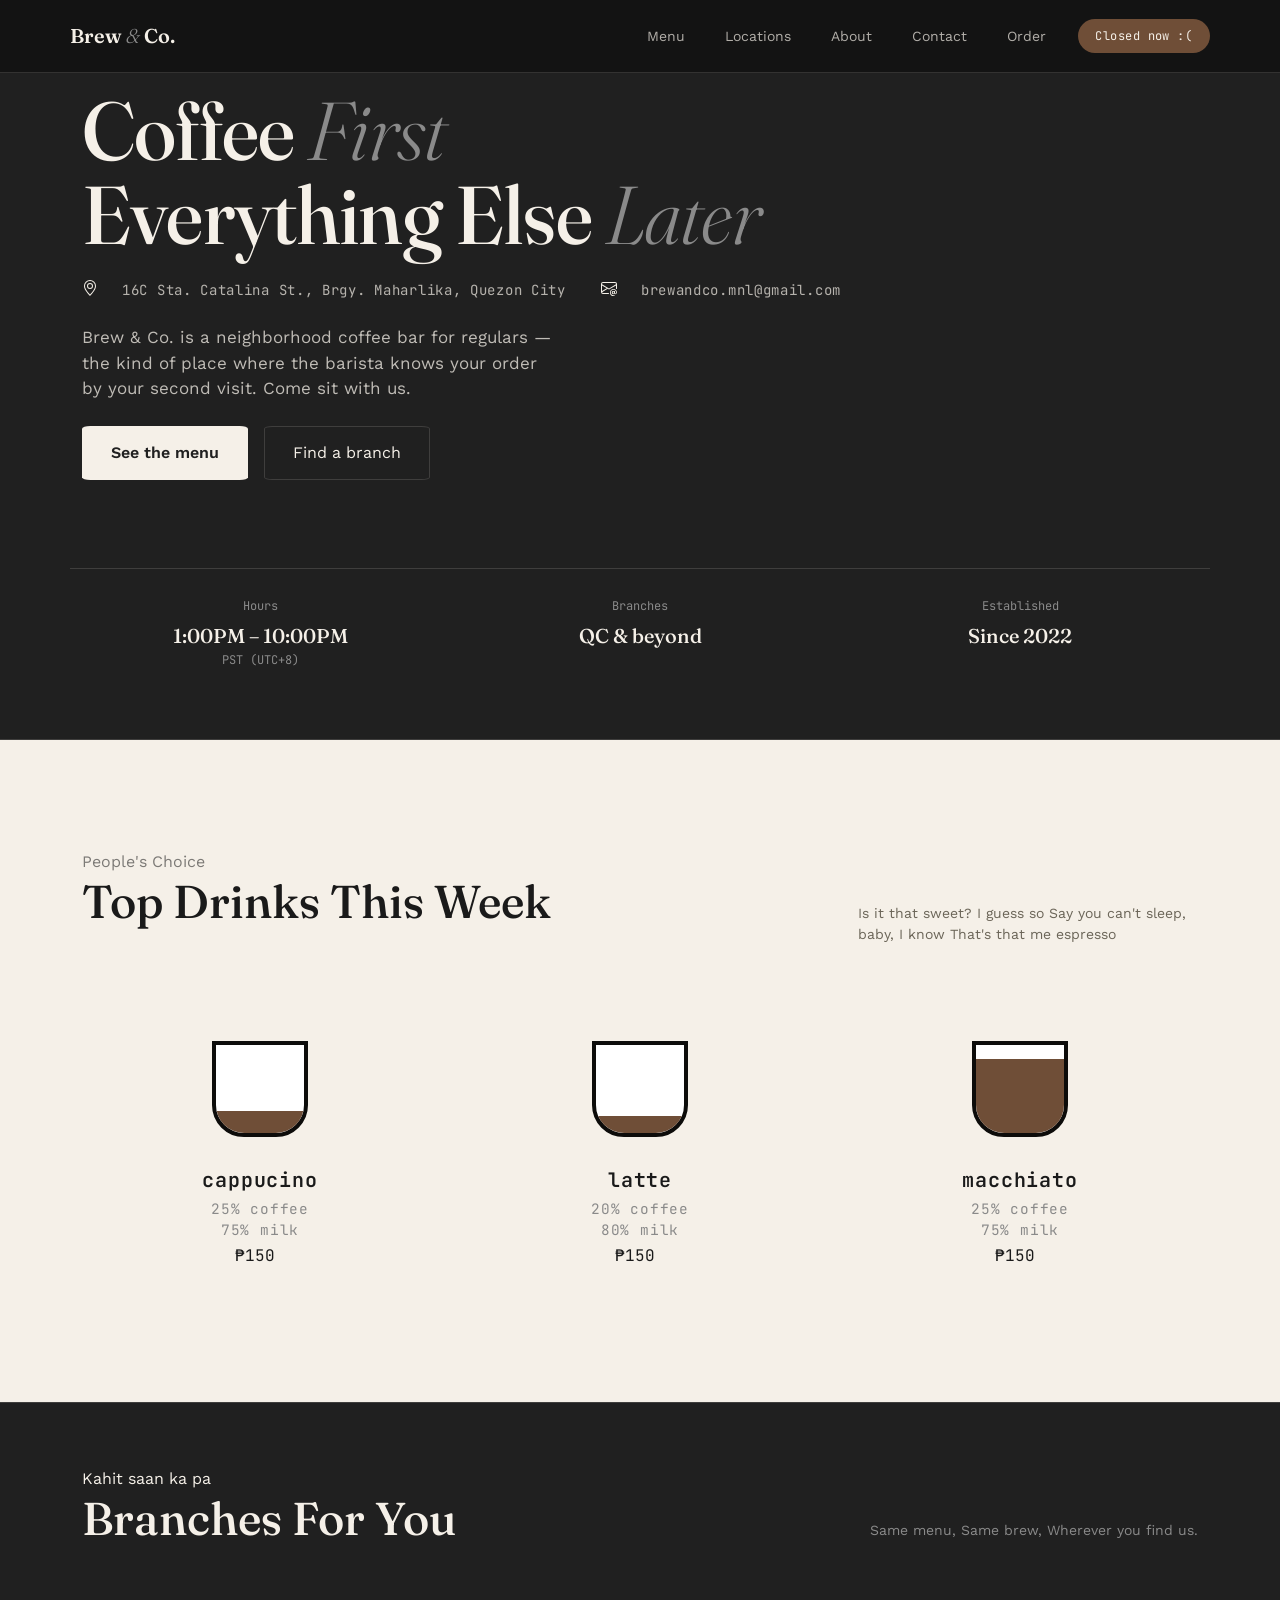
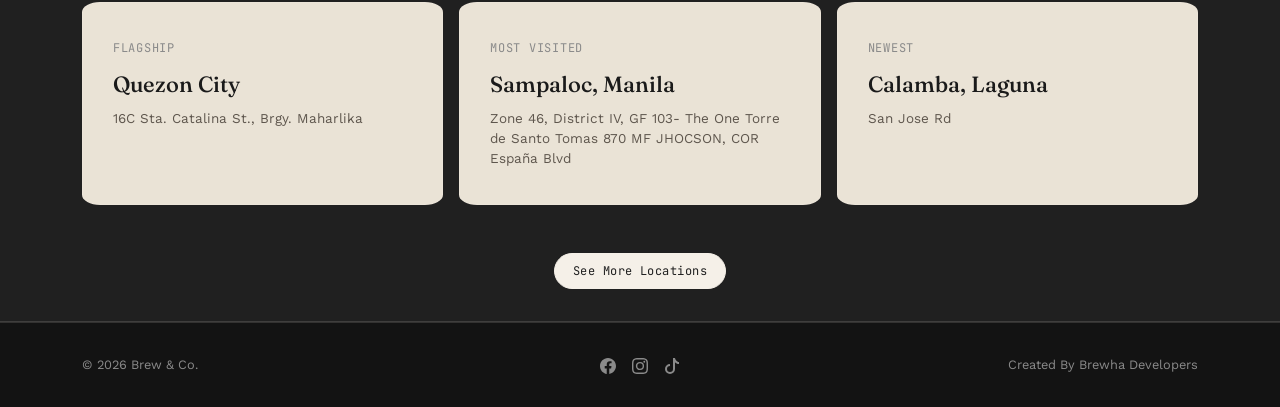
<file: index.html>
<!DOCTYPE html>
<html lang="en">
<head>
<meta name="viewport" content="width=device-width, initial-scale=1.0">
<title>Home | Brew &amp; Co.</title>
<script src="https://cdnjs.cloudflare.com/ajax/libs/bootstrap/5.3.3/js/bootstrap.bundle.min.js"></script>
<link href="https://cdn.jsdelivr.net/npm/bootstrap@5.3.3/dist/css/bootstrap.min.css" rel="stylesheet">
<link rel="stylesheet" href="./css/style.css">
</head>
<body>

<header class="navbar-brew sticky-top">
  <nav class="navbar navbar-expand-lg container py-3">
    <a class="navbar-brand font-display fw-semibold" href="index.html" style="color:var(--off-white);">Brew <em style="font-style:italic; font-weight:300; color:var(--muted);">&amp;</em> Co.</a>
    <button class="navbar-toggler" type="button" data-bs-toggle="collapse" data-bs-target="#navMenu" aria-controls="navMenu" aria-expanded="false" aria-label="Toggle navigation">
      <span class="navbar-toggler-icon"></span>
    </button>
    <div class="collapse navbar-collapse justify-content-end" id="navMenu">
      <ul class="navbar-nav gap-lg-4 me-lg-4">
        <li class="nav-item"><a class="nav-link" href="./pages/menu.html">Menu</a></li>
        <li class="nav-item"><a class="nav-link" href="./pages/location.html">Locations</a></li>
        <li class="nav-item"><a class="nav-link" href="./pages/about.html">About</a></li>
        <li class="nav-item"><a class="nav-link" href="./pages/contact.html">Contact</a></li>
        <li class="nav-item"><a class="nav-link" href="./pages/order.html">Order</a></li>
      </ul>
      <div class="btn btn-outline-cream mt-3 mt-lg-0" id="openStatus">We're Open</div> <!--create creative hover animation-->
    </div>
  </nav>
</header>

<section class="hero-section">
  <div class="container ">
    <h1 class="hero-heading font-display">Coffee <em>First</em><br> Everything Else <em>Later</em></h1>
    <div class="hero-details d-flex flex-column flex-lg-row gap-4 align-items-start">
     <div class="d-flex flex-row gap-4">
    <svg xmlns="http://www.w3.org/2000/svg" width="16" height="16" fill="currentColor" class="bi bi-geo-alt" viewBox="0 0 16 16">
  <path d="M12.166 8.94c-.524 1.062-1.234 2.12-1.96 3.07A32 32 0 0 1 8 14.58a32 32 0 0 1-2.206-2.57c-.726-.95-1.436-2.008-1.96-3.07C3.304 7.867 3 6.862 3 6a5 5 0 0 1 10 0c0 .862-.305 1.867-.834 2.94M8 16s6-5.686 6-10A6 6 0 0 0 2 6c0 4.314 6 10 6 10"/>
  <path d="M8 8a2 2 0 1 1 0-4 2 2 0 0 1 0 4m0 1a3 3 0 1 0 0-6 3 3 0 0 0 0 6"/>
</svg><span class="hero-details-text"> 16C Sta. Catalina St., Brgy. Maharlika, Quezon City</span> </div> 
 <div class="d-flex flex-row gap-4">
   <svg xmlns="http://www.w3.org/2000/svg" width="16" height="16" fill="currentColor" class="bi bi-envelope-at" viewBox="0 0 16 16">
  <path d="M2 2a2 2 0 0 0-2 2v8.01A2 2 0 0 0 2 14h5.5a.5.5 0 0 0 0-1H2a1 1 0 0 1-.966-.741l5.64-3.471L8 9.583l7-4.2V8.5a.5.5 0 0 0 1 0V4a2 2 0 0 0-2-2zm3.708 6.208L1 11.105V5.383zM1 4.217V4a1 1 0 0 1 1-1h12a1 1 0 0 1 1 1v.217l-7 4.2z"/>
  <path d="M14.247 14.269c1.01 0 1.587-.857 1.587-2.025v-.21C15.834 10.43 14.64 9 12.52 9h-.035C10.42 9 9 10.36 9 12.432v.214C9 14.82 10.438 16 12.358 16h.044c.594 0 1.018-.074 1.237-.175v-.73c-.245.11-.673.18-1.18.18h-.044c-1.334 0-2.571-.788-2.571-2.655v-.157c0-1.657 1.058-2.724 2.64-2.724h.04c1.535 0 2.484 1.05 2.484 2.326v.118c0 .975-.324 1.39-.639 1.39-.232 0-.41-.148-.41-.42v-2.19h-.906v.569h-.03c-.084-.298-.368-.63-.954-.63-.778 0-1.259.555-1.259 1.4v.528c0 .892.49 1.434 1.26 1.434.471 0 .896-.227 1.014-.643h.043c.118.42.617.648 1.12.648m-2.453-1.588v-.227c0-.546.227-.791.573-.791.297 0 .572.192.572.708v.367c0 .573-.253.744-.564.744-.354 0-.581-.215-.581-.8Z"/>
</svg> <span class="hero-details-text"> brewandco.mnl@gmail.com</span></div></div>

    <p class="mt-4 mb-0" style="max-width:480px; font-size:17px; color:var(--off-white); opacity:.75;">Brew &amp; Co. is a neighborhood coffee bar for regulars — the kind of place where the barista knows your order by your second visit. Come sit with us.</p>
    <div class="d-flex gap-3 mt-4 flex-column flex-md-row">
      <a href="./pages/menu.html" class="btn btn-cream" id="btn-CTA">See the menu</a>
      <a href="./pages/location.html" class="btn btn-outline-line " id="btn-SCTA">Find a branch</a>
    </div>
    <div class="row hero-meta gx-4 text-center">
      <div class="col-4"><span>Hours</span><strong class="font-display">1:00PM – 10:00PM</strong>  <span class="font-mono">PST (UTC+8)</span></div>
      <div class="col-4"><span>Branches</span><strong class="font-display">QC &amp; beyond</strong></div>
      <div class="col-4"><span>Established</span><strong class="font-display">Since 2022</strong></div>
    </div>
  </div>
</section>

<section class="topDrinks-section reveal" id="topDrinks">
  <div class="container">
    <div class="eyebrow">People's Choice</div>
    <div class="d-flex flex-wrap justify-content-between align-items-baseline gap-3 mb-5">
      <h2 class="font-display fw-medium" style="font-size:clamp(30px,4vw,46px);">Top Drinks This Week</h2>
      <p class="mb-0" style="max-width:340px; font-size:14px; color:#6b6558;">Is it that sweet? I guess so
Say you can't sleep, baby, I know
That's that me espresso</p>
    </div>
  </div>
  
<section class="coffee-bar d-flex flex-column flex-md-row justify-content-evenly align-items-center flex-wrap w-100 py-4">
  <div class="coffee-wrapper">
    <div class="coffee-cup cappuccino">
  <div class="milk"></div>
    <div class="coffee"></div>
</div>
    <div class="coffee-text">cappucino</div>
    <div class="coffee-description">25% coffee<br>75% milk</div>
    <div class="coffee-price">₱150</div>
  </div>



<div class="coffee-wrapper">
<div class="coffee-cup latte">
  <div class="milk"></div>
    <div class="coffee"></div>
</div>
 <div class="coffee-text">latte</div>
     <div class="coffee-description">20% coffee<br>80% milk</div>
    <div class="coffee-price">₱150</div>
</div>

<div class="coffee-wrapper">
 <div class="coffee-cup macchiato">
  <div class="milk"></div>
    <div class="coffee"></div>
</div>
 <div class="coffee-text">macchiato</div>
     <div class="coffee-description">25% coffee<br>75% milk</div>
    <div class="coffee-price">₱150</div>
</div>
</section>
</section>


<section class="locations-section reveal" id="locations">
  <div class="container">
    <div class="eyebrow">Kahit saan ka pa</div>
    <div class="d-flex flex-wrap justify-content-between align-items-baseline gap-3 mb-5 reveal">
      <h2 class="font-display fw-medium" style="font-size:clamp(30px,4vw,46px);"> Branches For You</h2>
      <p class="mb-0 text-muted-custom" style="max-width:340px; font-size:14px;">Same menu, Same brew, Wherever you find us.</p>
    </div>
    <div class="row g-3">
      <div class="col-md-4"><div class="loc-card"><div class="tag">FLAGSHIP</div><h4 class="font-display">Quezon City</h4><p>16C Sta. Catalina St., Brgy. Maharlika</p></div></div>
      <div class="col-md-4"><div class="loc-card"><div class="tag">MOST VISITED</div><h4 class="font-display">Sampaloc, Manila</h4><p>Zone 46, District IV, GF 103- The One Torre de Santo Tomas 870 MF JHOCSON, COR España Blvd</p></div></div>
      <div class="col-md-4"><div class="loc-card"><div class="tag">NEWEST</div><h4 class="font-display">Calamba, Laguna</h4><p>San Jose Rd</p></div></div>
    </div> 
    <div class="text-center mt-5 reveal">
      <a href="./pages/location.html" class="btn btn-outline-cream">See More Locations</a>
    </div> 
  </div> 
</section>


<footer class="site-footer">
  <div class="container d-flex flex-wrap justify-content-between gap-2">

        <div class="col text-start">
    <span>© 2026 Brew &amp; Co.</span>
    </div>
  <div class="col-auto">
    
    <span class = "socmed d-flex gap-3 px-2 justify-content-center align-items-center">
      <a href="https://www.facebook.com/brewandco.mnl" target="_blank" style="text-decoration: none; color: inherit"><svg xmlns="http://www.w3.org/2000/svg" width="16" height="16" fill="currentColor" class="bi bi-facebook" viewBox="0 0 16 16">
        <path d="M16 8.049c0-4.446-3.582-8.05-8-8.05C3.58 0-.002 3.603-.002 8.05c0 4.017 2.926 7.347 6.75 7.951v-5.625h-2.03V8.05H6.75V6.275c0-2.017 1.195-3.131 3.022-3.131.876 0 1.791.157 1.791.157v1.98h-1.009c-.993 0-1.303.621-1.303 1.258v1.51h2.218l-.354 2.326H9.25V16c3.824-.604 6.75-3.934 6.75-7.951"/>
      </svg></a>
      <a href="https://www.instagram.com/brewandco.mnl" target="_blank" style="text-decoration: none; color: inherit">
        <svg xmlns="http://www.w3.org/2000/svg" width="16" height="16" fill="currentColor" class="bi bi-instagram" viewBox="0 0 16 16">
      <path d="M8 0C5.829 0 5.556.01 4.703.048 3.85.088 3.269.222 2.76.42a3.9 3.9 0 0 0-1.417.923A3.9 3.9 0 0 0 .42 2.76C.222 3.268.087 3.85.048 4.7.01 5.555 0 5.827 0 8.001c0 2.172.01 2.444.048 3.297.04.852.174 1.433.372 1.942.205.526.478.972.923 1.417.444.445.89.719 1.416.923.51.198 1.09.333 1.942.372C5.555 15.99 5.827 16 8 16s2.444-.01 3.298-.048c.851-.04 1.434-.174 1.943-.372a3.9 3.9 0 0 0 1.416-.923c.445-.445.718-.891.923-1.417.197-.509.332-1.09.372-1.942C15.99 10.445 16 10.173 16 8s-.01-2.445-.048-3.299c-.04-.851-.175-1.433-.372-1.941a3.9 3.9 0 0 0-.923-1.417A3.9 3.9 0 0 0 13.24.42c-.51-.198-1.092-.333-1.943-.372C10.443.01 10.172 0 7.998 0zm-.717 1.442h.718c2.136 0 2.389.007 3.232.046.78.035 1.204.166 1.486.275.373.145.64.319.92.599s.453.546.598.92c.11.281.24.705.275 1.485.039.843.047 1.096.047 3.231s-.008 2.389-.047 3.232c-.035.78-.166 1.203-.275 1.485a2.5 2.5 0 0 1-.599.919c-.28.28-.546.453-.92.598-.28.11-.704.24-1.485.276-.843.038-1.096.047-3.232.047s-2.39-.009-3.233-.047c-.78-.036-1.203-.166-1.485-.276a2.5 2.5 0 0 1-.92-.598 2.5 2.5 0 0 1-.6-.92c-.109-.281-.24-.705-.275-1.485-.038-.843-.046-1.096-.046-3.233s.008-2.388.046-3.231c.036-.78.166-1.204.276-1.486.145-.373.319-.64.599-.92s.546-.453.92-.598c.282-.11.705-.24 1.485-.276.738-.034 1.024-.044 2.515-.045zm4.988 1.328a.96.96 0 1 0 0 1.92.96.96 0 0 0 0-1.92m-4.27 1.122a4.109 4.109 0 1 0 0 8.217 4.109 4.109 0 0 0 0-8.217m0 1.441a2.667 2.667 0 1 1 0 5.334 2.667 2.667 0 0 1 0-5.334"/>
      </svg></a>
      <a href="https://www.tiktok.com/@brewandco.mnl" target="_blank" style="text-decoration: none; color: inherit">
        <svg xmlns="http://www.w3.org/2000/svg" width="16" height="16" fill="currentColor" class="bi bi-tiktok" viewBox="0 0 16 16">
      <path d="M9 0h1.98c.144.715.54 1.617 1.235 2.512C12.895 3.389 13.797 4 15 4v2c-1.753 0-3.07-.814-4-1.829V11a5 5 0 1 1-5-5v2a3 3 0 1 0 3 3z"/>
      </svg></a>
    </span>
  </div>
        <div class="col text-end">
    <span>Created&nbsp;By Brewha&nbsp;Developers</span>
    </div>
  </div>
</footer>

<script src = "./js/index.js"></script>


</body>
</html>
</file>
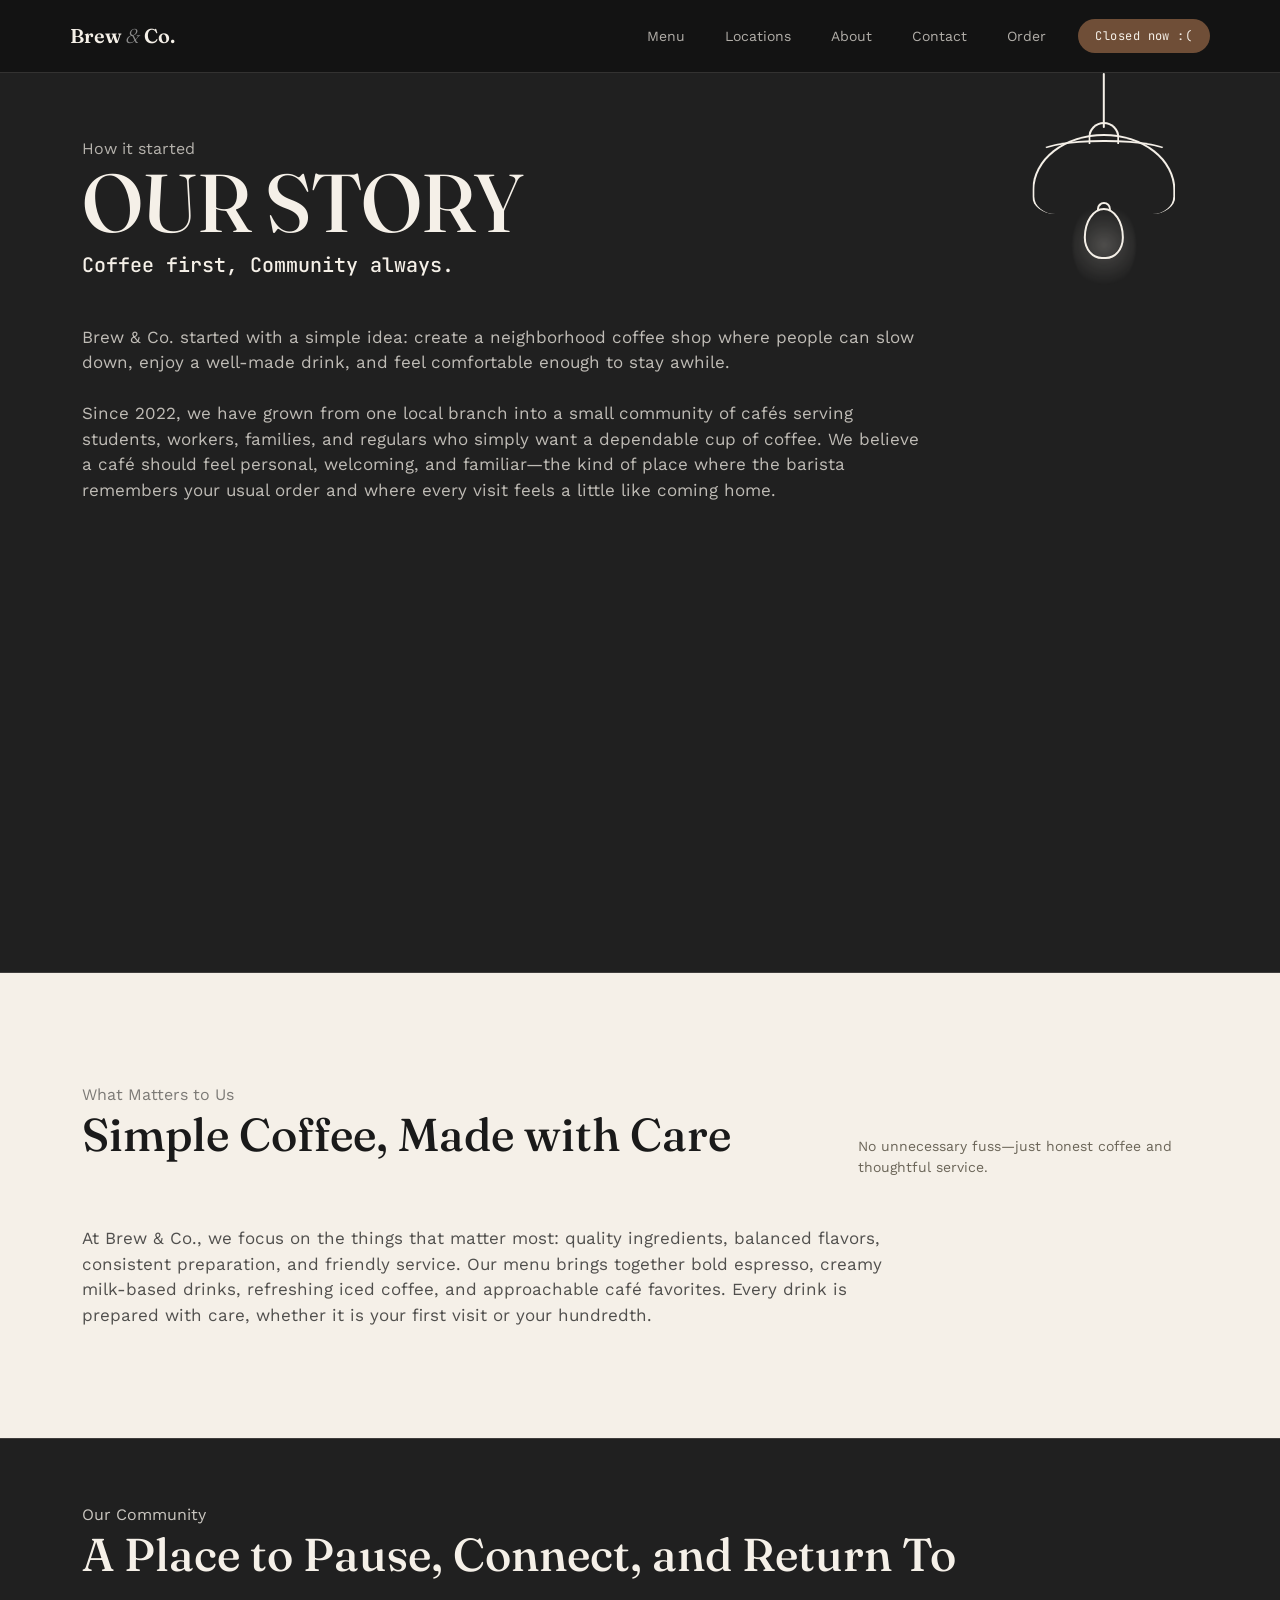
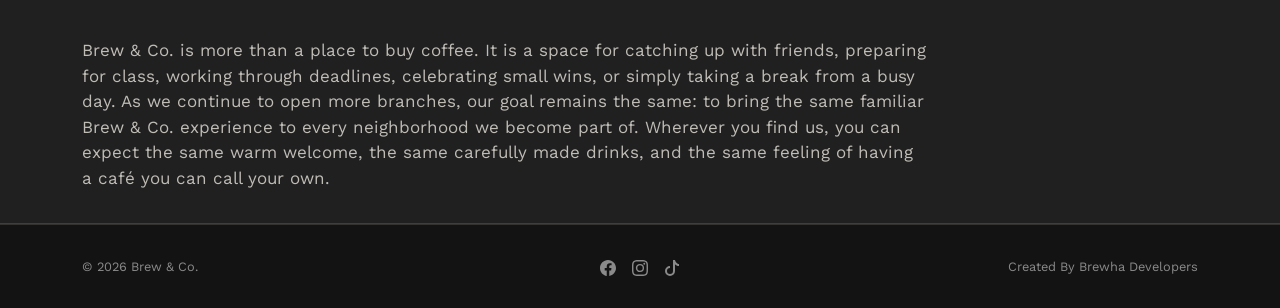
<file: pages/about.html>
<!DOCTYPE html>
<html lang="en">
<head>
<meta name="viewport" content="width=device-width, initial-scale=1.0">
<title>About | Brew &amp; Co.</title>
<script src="https://cdnjs.cloudflare.com/ajax/libs/bootstrap/5.3.3/js/bootstrap.bundle.min.js"></script>
<link href="https://cdn.jsdelivr.net/npm/bootstrap@5.3.3/dist/css/bootstrap.min.css" rel="stylesheet">
<link rel="stylesheet" href="../css/style.css">
<style>
.brew-pendant{
    position: relative;
    width: clamp(8rem,18vw,14rem);
    height: clamp(12rem,24vw,20rem);
    margin:0 auto;
}

/* Wire */
.brew-pendant .brew-wire{
    position:absolute;
    top:0;
    left:50%;
    width:.15rem;
    height:18%;
    transform:translateX(-50%);
    background:#F5F0E8;
    border-radius:999px;
}

/* Socket */
.brew-pendant .brew-cap{
    position:absolute;
    top:16%;
    left:50%;
    width:14%;
    height:7%;
    transform:translateX(-50%);
    border:.15rem solid #F5F0E8;
    border-bottom:none;
    border-radius:999px 999px 0 0;
    box-sizing:border-box;
}

/* Shade */
.brew-pendant .brew-shade{
    position:absolute;
    top:20%;
    left:50%;
    width:64%;
    height:26%;
    transform:translateX(-50%);
    border:.18rem solid #F5F0E8;
    border-bottom:none;
    border-radius:50% 50% 16% 16% / 70% 70% 22% 22%;
    box-sizing:border-box;
}

.brew-pendant .brew-shade::before{
    content:"";
    position:absolute;
    inset:.22rem .22rem auto .22rem;
    height:34%;
    border-top:.14rem solid #F5F0E8;
    border-left:.14rem solid transparent;
    border-right:.14rem solid transparent;
    border-radius:50%;
}

/* Bulb */
.brew-pendant .brew-bulb{
    position:absolute;
    top:44%;
    left:50%;
    width:18%;
    aspect-ratio:1 / 1.25;
    transform:translateX(-50%);
    border:.16rem solid #F5F0E8;
    border-radius:50% 50% 45% 45% / 58% 58% 42% 42%;
    box-sizing:border-box;
}
.brew-bulb:hover{
        background:radial-gradient(circle,
        rgba(255, 230, 180,.22) 0%,
        rgba(255, 230, 180,.10) 35%,
        rgba(255, 230, 180,0) 72%);
}
.brew-pendant .brew-bulb::before{
    content:"";
    position:absolute;
    top:-18%;
    left:50%;
    width:38%;
    height:18%;
    transform:translateX(-50%);
    border:.14rem solid #F5F0E8;
    border-bottom:none;
    border-radius:999px 999px 0 0;
}

/* Glow */
.brew-pendant .brew-glow{
    position:absolute;
    top:41%;
    left:50%;
    width:28%;
    height:30%;
    transform:translateX(-50%);
    background:radial-gradient(circle,
        rgba(245,240,232,.22) 0%,
        rgba(245,240,232,.10) 35%,
        rgba(245,240,232,0) 72%);
    border-radius:50%;
    filter:blur(.08rem);
    pointer-events:none;
}
.hero-section{
    position:relative;
    overflow:hidden;
}

.brew-pendant{
    position:absolute;
    top:0;
    right:5%;
}

@media  (max-width:576px) {
    .brew-pendant{
        right: 2%;
    }
    
}
@media(min-width:578px) and (max-width: 992px) {
    #aboutSection{
        min-height: 50vh !important; 
         height: auto !important;
    }
    
}
</style>
</head>
<body>

<header class="navbar-brew sticky-top">
  <nav class="navbar navbar-expand-lg container py-3">
    <a class="navbar-brand font-display fw-semibold" href="../index.html" style="color:var(--off-white);">Brew <em style="font-style:italic; font-weight:300; color:var(--muted);">&amp;</em> Co.</a>
    <button class="navbar-toggler" type="button" data-bs-toggle="collapse" data-bs-target="#navMenu" aria-controls="navMenu" aria-expanded="false" aria-label="Toggle navigation">
      <span class="navbar-toggler-icon"></span>
    </button>
    <div class="collapse navbar-collapse justify-content-end" id="navMenu">
      <ul class="navbar-nav gap-lg-4 me-lg-4">
        <li class="nav-item"><a class="nav-link" href="menu.html">Menu</a></li>
        <li class="nav-item"><a class="nav-link" href="location.html">Locations</a></li>
        <li class="nav-item"><a class="nav-link" href="about.html">About</a></li>
        <li class="nav-item"><a class="nav-link" href="contact.html">Contact</a></li>
        <li class="nav-item"><a class="nav-link" href="order.html">Order</a></li>
      </ul>
      <div class="btn btn-outline-cream mt-3 mt-lg-0" id="openStatus">We're Open</div> <!--create creative hover animation-->
    </div>
  </nav>
</header>
<main>
    <section class="hero-section" id="aboutSection"style="min-height: 100vh;">
  <div class="container ">
 <div class="brew-pendant">
    <div class="brew-wire"></div>
    <div class="brew-cap"></div>
    <div class="brew-shade"></div>
    <div class="brew-bulb"></div>
    <div class="brew-glow"></div>
</div>
<div class="eyebrow mt-5" style="opacity: 0.7;">How it started</div>
    <h1 class="hero-heading font-display">OUR STORY</h1>
    <h5 class="hero-details font-mono mt-1 mb-5">Coffee&nbsp;first,<br class="d-md-none"> Community&nbsp;always.</h5>
    <p class="mt-4 mb-0" style="max-width:66vw; font-size:17px; color:var(--off-white); opacity:.75;">Brew & Co. started with a simple idea: create a neighborhood coffee shop where people can slow down, enjoy a well-made drink, and feel comfortable enough to stay awhile.

<br><br> Since 2022, we have grown from one local branch into a small community of cafés serving students, workers, families, and regulars who simply want a dependable cup of coffee. We believe a café should feel personal, welcoming, and familiar—the kind of place where the barista remembers your usual order and where every visit feels a little like coming home.</p>
  </div></p>
</section>

<section class="topDrinks-section reveal" id="topDrinks">
  <div class="container ">
    <div class="eyebrow">What Matters to Us</div>
    <div class="d-flex flex-wrap justify-content-between align-items-baseline gap-3 mb-5">
      <h2 class="font-display fw-medium" style="font-size:clamp(30px,4vw,46px);">Simple Coffee,<br class="d-md-none"> Made with Care</h2>
      <p class="mb-0" style="max-width:340px; font-size:14px; color:#6b6558;">No unnecessary fuss—just honest coffee and thoughtful service.</p>
    </div>
    <p class="mt-4 mb-0" style="max-width:66vw; font-size:17px; color:var(--ink); opacity:.75;">At Brew & Co., we focus on the things that matter most: quality ingredients, balanced flavors, consistent preparation, and friendly service.
        Our menu brings together bold espresso, creamy milk-based drinks, refreshing iced coffee, and approachable café favorites. Every drink is prepared with care, whether it is your first visit or your hundredth.</p>
  </div>
</section>
<section class="locations-section reveal" id="locations">
  <div class="container">
    <div class="eyebrow" style="opacity: .8;">Our Community</div>
    <div class="d-flex flex-wrap justify-content-between align-items-baseline gap-3 mb-5 reveal">
      <h2 class="font-display fw-medium" style="font-size:clamp(30px,4vw,46px);"> A Place to Pause, Connect, and Return To</h2>
    </div>
    <p class="mt-4 mb-0" style="max-width:66vw; font-size:17px; color:var(--off-white); opacity:.75;">
    Brew & Co. is more than a place to buy coffee. It is a space for catching up with friends, preparing for class, working through deadlines, celebrating small wins, or simply taking a break from a busy day.

As we continue to open more branches, our goal remains the same: to bring the same familiar Brew & Co. experience to every neighborhood we become part of.

Wherever you find us, you can expect the same warm welcome, the same carefully made drinks, and the same feeling of having a café you can call your own.
</p>
  </div> 
</section>
</section>
</main>
<footer class="site-footer">
  <div class="container d-flex flex-wrap justify-content-between gap-2">

        <div class="col text-start">
    <span>© 2026 Brew &amp; Co.</span>
    </div>
  <div class="col-auto">
    
    <span class = "socmed d-flex gap-3 px-2 justify-content-center align-items-center">
      <a href="https://www.facebook.com/brewandco.mnl" target="_blank" style="text-decoration: none; color: inherit"><svg xmlns="http://www.w3.org/2000/svg" width="16" height="16" fill="currentColor" class="bi bi-facebook" viewBox="0 0 16 16">
        <path d="M16 8.049c0-4.446-3.582-8.05-8-8.05C3.58 0-.002 3.603-.002 8.05c0 4.017 2.926 7.347 6.75 7.951v-5.625h-2.03V8.05H6.75V6.275c0-2.017 1.195-3.131 3.022-3.131.876 0 1.791.157 1.791.157v1.98h-1.009c-.993 0-1.303.621-1.303 1.258v1.51h2.218l-.354 2.326H9.25V16c3.824-.604 6.75-3.934 6.75-7.951"/>
      </svg></a>
      <a href="https://www.instagram.com/brewandco.mnl" target="_blank" style="text-decoration: none; color: inherit">
        <svg xmlns="http://www.w3.org/2000/svg" width="16" height="16" fill="currentColor" class="bi bi-instagram" viewBox="0 0 16 16">
      <path d="M8 0C5.829 0 5.556.01 4.703.048 3.85.088 3.269.222 2.76.42a3.9 3.9 0 0 0-1.417.923A3.9 3.9 0 0 0 .42 2.76C.222 3.268.087 3.85.048 4.7.01 5.555 0 5.827 0 8.001c0 2.172.01 2.444.048 3.297.04.852.174 1.433.372 1.942.205.526.478.972.923 1.417.444.445.89.719 1.416.923.51.198 1.09.333 1.942.372C5.555 15.99 5.827 16 8 16s2.444-.01 3.298-.048c.851-.04 1.434-.174 1.943-.372a3.9 3.9 0 0 0 1.416-.923c.445-.445.718-.891.923-1.417.197-.509.332-1.09.372-1.942C15.99 10.445 16 10.173 16 8s-.01-2.445-.048-3.299c-.04-.851-.175-1.433-.372-1.941a3.9 3.9 0 0 0-.923-1.417A3.9 3.9 0 0 0 13.24.42c-.51-.198-1.092-.333-1.943-.372C10.443.01 10.172 0 7.998 0zm-.717 1.442h.718c2.136 0 2.389.007 3.232.046.78.035 1.204.166 1.486.275.373.145.64.319.92.599s.453.546.598.92c.11.281.24.705.275 1.485.039.843.047 1.096.047 3.231s-.008 2.389-.047 3.232c-.035.78-.166 1.203-.275 1.485a2.5 2.5 0 0 1-.599.919c-.28.28-.546.453-.92.598-.28.11-.704.24-1.485.276-.843.038-1.096.047-3.232.047s-2.39-.009-3.233-.047c-.78-.036-1.203-.166-1.485-.276a2.5 2.5 0 0 1-.92-.598 2.5 2.5 0 0 1-.6-.92c-.109-.281-.24-.705-.275-1.485-.038-.843-.046-1.096-.046-3.233s.008-2.388.046-3.231c.036-.78.166-1.204.276-1.486.145-.373.319-.64.599-.92s.546-.453.92-.598c.282-.11.705-.24 1.485-.276.738-.034 1.024-.044 2.515-.045zm4.988 1.328a.96.96 0 1 0 0 1.92.96.96 0 0 0 0-1.92m-4.27 1.122a4.109 4.109 0 1 0 0 8.217 4.109 4.109 0 0 0 0-8.217m0 1.441a2.667 2.667 0 1 1 0 5.334 2.667 2.667 0 0 1 0-5.334"/>
      </svg></a>
      <a href="https://www.tiktok.com/@brewandco.mnl" target="_blank" style="text-decoration: none; color: inherit">
        <svg xmlns="http://www.w3.org/2000/svg" width="16" height="16" fill="currentColor" class="bi bi-tiktok" viewBox="0 0 16 16">
      <path d="M9 0h1.98c.144.715.54 1.617 1.235 2.512C12.895 3.389 13.797 4 15 4v2c-1.753 0-3.07-.814-4-1.829V11a5 5 0 1 1-5-5v2a3 3 0 1 0 3 3z"/>
      </svg></a>
    </span>
  </div>
        <div class="col text-end">
    <span>Created&nbsp;By Brewha&nbsp;Developers</span>
    </div>
  </div>
</footer>

<script src = "../js/index.js"></script>


</body>
</html>
</file>
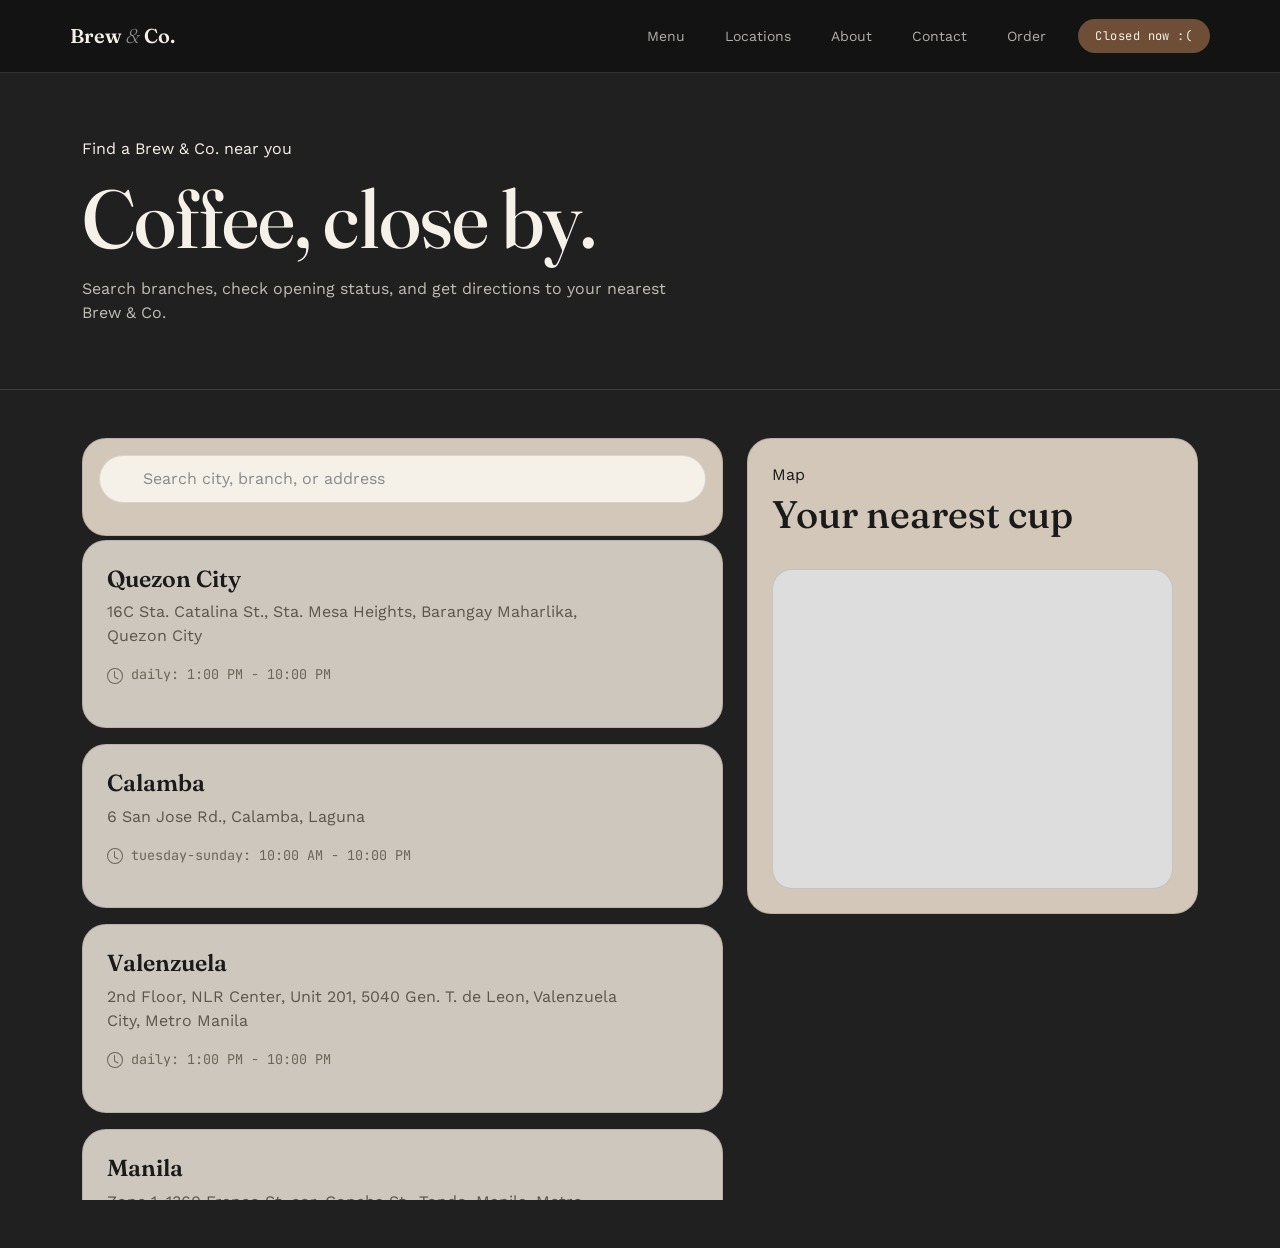
<file: pages/location.html>
<!DOCTYPE html>
<html lang="en">
<head>
<meta name="viewport" content="width=device-width, initial-scale=1.0">
<title>Location | Brew &amp; Co.</title>
<script src="https://cdnjs.cloudflare.com/ajax/libs/bootstrap/5.3.3/js/bootstrap.bundle.min.js"></script>
<link href="https://cdn.jsdelivr.net/npm/bootstrap@5.3.3/dist/css/bootstrap.min.css" rel="stylesheet">
<link rel="stylesheet" href="../css/style.css">
<script src = "../js/index.js"></script>
</head>
<body>

<header class="navbar-brew sticky-top">
  <nav class="navbar navbar-expand-lg container py-3">
    <a class="navbar-brand font-display fw-semibold" href="../index.html" style="color:var(--off-white);">Brew <em style="font-style:italic; font-weight:300; color:var(--muted);">&amp;</em> Co.</a>
    <button class="navbar-toggler" type="button" data-bs-toggle="collapse" data-bs-target="#navMenu" aria-controls="navMenu" aria-expanded="false" aria-label="Toggle navigation">
      <span class="navbar-toggler-icon"></span>
    </button>
    <div class="collapse navbar-collapse justify-content-end" id="navMenu">
      <ul class="navbar-nav gap-lg-4 me-lg-4">
        <li class="nav-item"><a class="nav-link" href="menu.html">Menu</a></li>
        <li class="nav-item"><a class="nav-link" href="location.html">Locations</a></li>
        <li class="nav-item"><a class="nav-link" href="about.html">About</a></li>
        <li class="nav-item"><a class="nav-link" href="contact.html">Contact</a></li>
        <li class="nav-item"><a class="nav-link" href="order.html">Order</a></li>
      </ul>
      <div class="btn btn-outline-cream mt-3 mt-lg-0" id="openStatus">We're Open</div> <!--create creative hover animation-->
    </div>
  </nav>
</header>
<section class="locations-hero">
      <div class="container">
        <p class="eyebrow">Find a Brew &amp; Co. near you</p>
        <h1 class="font-display hero-heading mb-3">Coffee, close by.</h1>
        <p class="hero-copy">
          Search branches, check opening status, and get directions to your nearest Brew&nbsp;&amp;&nbsp;Co.
        </p>
      </div>
    </section>
<main class = "locations-main">
      <div class="container py-5">
        <div class="row g-4 align-items-start">
          <div class="col-lg-7">
            <div class="panel-card mb-1">
              <div class="d-flex flex-column gap-3 align-items-md-center">
                <div class="search-wrap flex-grow-1 w-100">
                     <input id="searchInput" type="text" class="form-control" placeholder="Search city, branch, or address">
                </div>

                <div class="status-filters d-flex flex-row gap-2">
                    <!---
                  <button class="btn filter-btn active" data-filter="all">All</button>
                  <button class="btn filter-btn" data-filter="open">Open Now</button>
                  <button class="btn filter-btn" data-filter="opening-soon">Opening Soon</button>
                  <button class="btn filter-btn" data-filter="closing-soon">Closing Soon</button>-->
                </div>
              </div>
            </div>

            <div class="branch-list" id="branchList">
                         </div>

            <div id="emptyState" class="empty-state d-none">
              <i class="bi bi-search-heart"></i>
              <h3>No branches found</h3>
              <p>Try another city or search term.</p>
            </div>
          </div>

          <div class="col-lg-5">
            <div class="map-card">
              <div class="map-header d-flex justify-content-between align-items-center mb-3">
                <div>
                  <p class="eyebrow mb-1">Map</p>
                  <h2 class="font-display map-title mb-0">Your nearest cup</h2>
                </div>
              </div>

              <div class="map-frame">
                <iframe
                  title="Brew & Co. map"
                  src="https://www.google.com/maps?q=Quezon%20City%20Philippines&output=embed"
                  loading="lazy"
                  referrerpolicy="no-referrer-when-downgrade"
                  id="mapIframe">
                </iframe>
              </div>
            </div>
          </div>
        </div>
      </div>


    </main>
</body></html>
</file>
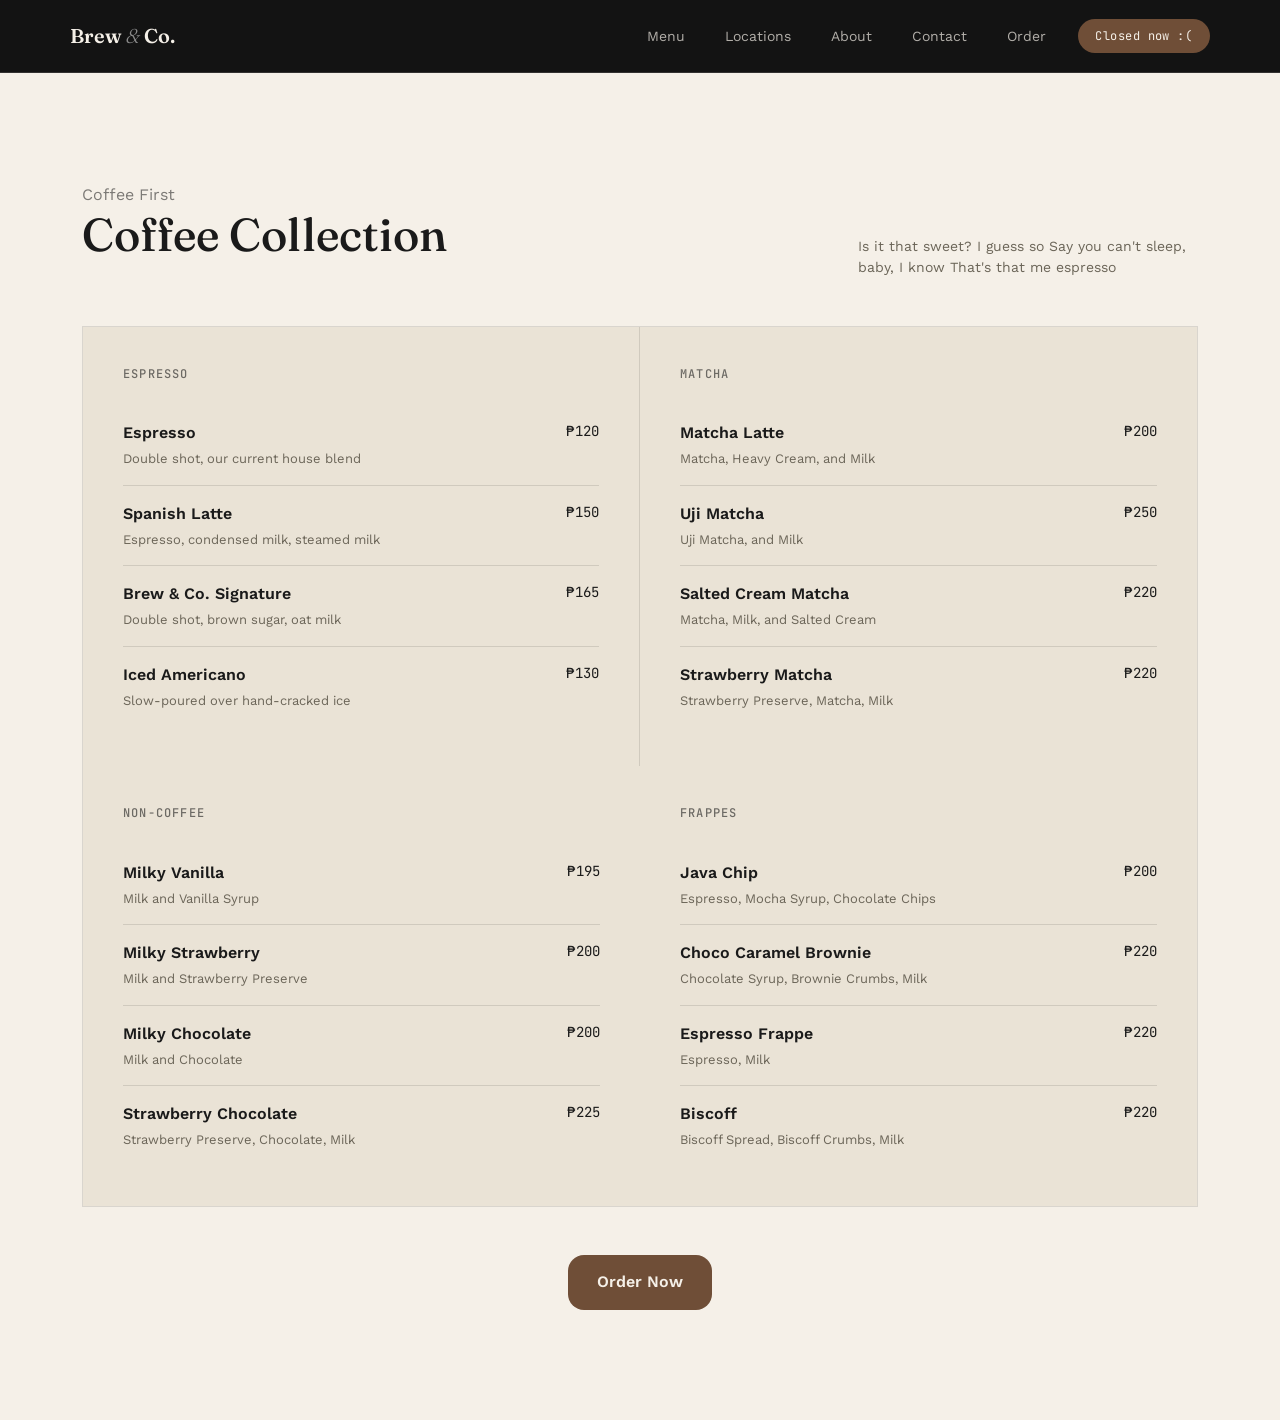
<file: pages/menu.html>
<!DOCTYPE html>
<html lang="en">
<head>
<meta name="viewport" content="width=device-width, initial-scale=1.0">
<title>Menu | Brew &amp; Co.</title>
<script src="https://cdnjs.cloudflare.com/ajax/libs/bootstrap/5.3.3/js/bootstrap.bundle.min.js"></script>
<link href="https://cdn.jsdelivr.net/npm/bootstrap@5.3.3/dist/css/bootstrap.min.css" rel="stylesheet">
<link rel="stylesheet" href="../css/style.css">
<script src = "../js/index.js"></script>
</head>
<body>

<header class="navbar-brew sticky-top">
  <nav class="navbar navbar-expand-lg container py-3">
    <a class="navbar-brand font-display fw-semibold" href="../index.html" style="color:var(--off-white);">Brew <em style="font-style:italic; font-weight:300; color:var(--muted);">&amp;</em> Co.</a>
    <button class="navbar-toggler" type="button" data-bs-toggle="collapse" data-bs-target="#navMenu" aria-controls="navMenu" aria-expanded="false" aria-label="Toggle navigation">
      <span class="navbar-toggler-icon"></span>
    </button>
    <div class="collapse navbar-collapse justify-content-end" id="navMenu">
      <ul class="navbar-nav gap-lg-4 me-lg-4">
        <li class="nav-item"><a class="nav-link" href="menu.html">Menu</a></li>
        <li class="nav-item"><a class="nav-link" href="location.html">Locations</a></li>
        <li class="nav-item"><a class="nav-link" href="about.html">About</a></li>
        <li class="nav-item"><a class="nav-link" href="contact.html">Contact</a></li>
        <li class="nav-item"><a class="nav-link" href="order.html">Order</a></li>
      </ul>
      <div href="#" class="btn btn-outline-cream mt-3 mt-lg-0" id="openStatus">We're Open</div> <!--create creative hover animation-->
    </div>
  </nav>
</header>
<section class="topDrinks-section" id="topDrinks">
  <div class="container">
    <div class="eyebrow">Coffee First</div>
    <div class="d-flex flex-wrap justify-content-between align-items-baseline gap-3 mb-5">
      <h2 class="font-display fw-medium" style="font-size:clamp(30px,4vw,46px);">Coffee Collection</h2>
      <p class="mb-0" style="max-width:340px; font-size:14px; color:#6b6558;">Is it that sweet? I guess so
Say you can't sleep, baby, I know
That's that me espresso</p>
    </div>
    <div class="row g-0 border" style="border-color:var(--line-light) !important;">
      <div class="col-md-6 topDrinks-card border-end" style="border-color:var(--line-light) !important;">
        <h3>Espresso</h3>
        <div class="topDrinks-item"><div><div class="name">Espresso</div><div class="desc">Double shot, our current house blend</div></div><div class="price">₱120</div></div>
        <div class="topDrinks-item"><div><div class="name">Spanish Latte</div><div class="desc">Espresso, condensed milk, steamed milk</div></div><div class="price">₱150</div></div>
        <div class="topDrinks-item"><div><div class="name">Brew &amp; Co. Signature</div><div class="desc">Double shot, brown sugar, oat milk</div></div><div class="price">₱165</div></div>
        <div class="topDrinks-item"><div><div class="name">Iced Americano</div><div class="desc">Slow-poured over hand-cracked ice</div></div><div class="price">₱130</div></div>
      </div>
      <div class="col-md-6 topDrinks-card">
        <h3>Matcha</h3>
        <div class="topDrinks-item"><div><div class="name">Matcha Latte</div><div class="desc">Matcha, Heavy Cream, and Milk</div></div><div class="price">₱200</div></div>
        <div class="topDrinks-item"><div><div class="name">Uji Matcha </div><div class="desc">Uji Matcha, and Milk</div></div><div class="price">₱250</div></div>
        <div class="topDrinks-item"><div><div class="name">Salted Cream Matcha</div><div class="desc">Matcha, Milk, and Salted Cream</div></div><div class="price">₱220</div></div>
        <div class="topDrinks-item"><div><div class="name">Strawberry Matcha</div><div class="desc">Strawberry Preserve, Matcha, Milk</div></div><div class="price">₱220</div></div>
      </div>
      <div class="col-md-6 topDrinks-card">
        <h3>Non-Coffee</h3>
        <div class="topDrinks-item"><div><div class="name">Milky Vanilla</div><div class="desc">Milk and Vanilla Syrup</div></div><div class="price">₱195</div></div>
        <div class="topDrinks-item"><div><div class="name">Milky Strawberry</div><div class="desc">Milk and Strawberry Preserve</div></div><div class="price">₱200</div></div>
        <div class="topDrinks-item"><div><div class="name">Milky Chocolate</div><div class="desc">Milk and Chocolate</div></div><div class="price">₱200</div></div>
        <div class="topDrinks-item"><div><div class="name">Strawberry Chocolate</div><div class="desc">Strawberry Preserve, Chocolate, Milk</div></div><div class="price">₱225</div></div>
      </div>
      <div class="col-md-6 topDrinks-card">
        <h3>Frappes</h3>
        <div class="topDrinks-item"><div><div class="name">Java Chip</div><div class="desc">Espresso, Mocha Syrup, Chocolate Chips</div></div><div class="price">₱200</div></div>
        <div class="topDrinks-item"><div><div class="name">Choco Caramel Brownie</div><div class="desc">Chocolate Syrup, Brownie Crumbs, Milk</div></div><div class="price">₱220</div></div>
        <div class="topDrinks-item"><div><div class="name">Espresso Frappe</div><div class="desc">Espresso, Milk</div></div><div class="price">₱220</div></div>
        <div class="topDrinks-item"><div><div class="name">Biscoff</div><div class="desc">Biscoff Spread, Biscoff Crumbs, Milk</div></div><div class="price">₱220</div></div>
      </div>
    </div>
  </div>
  <div class="text-center mt-5">
    <a href="order.html" class="btn btn-coffee">Order Now</a>
</div>
</body></html>
</file>
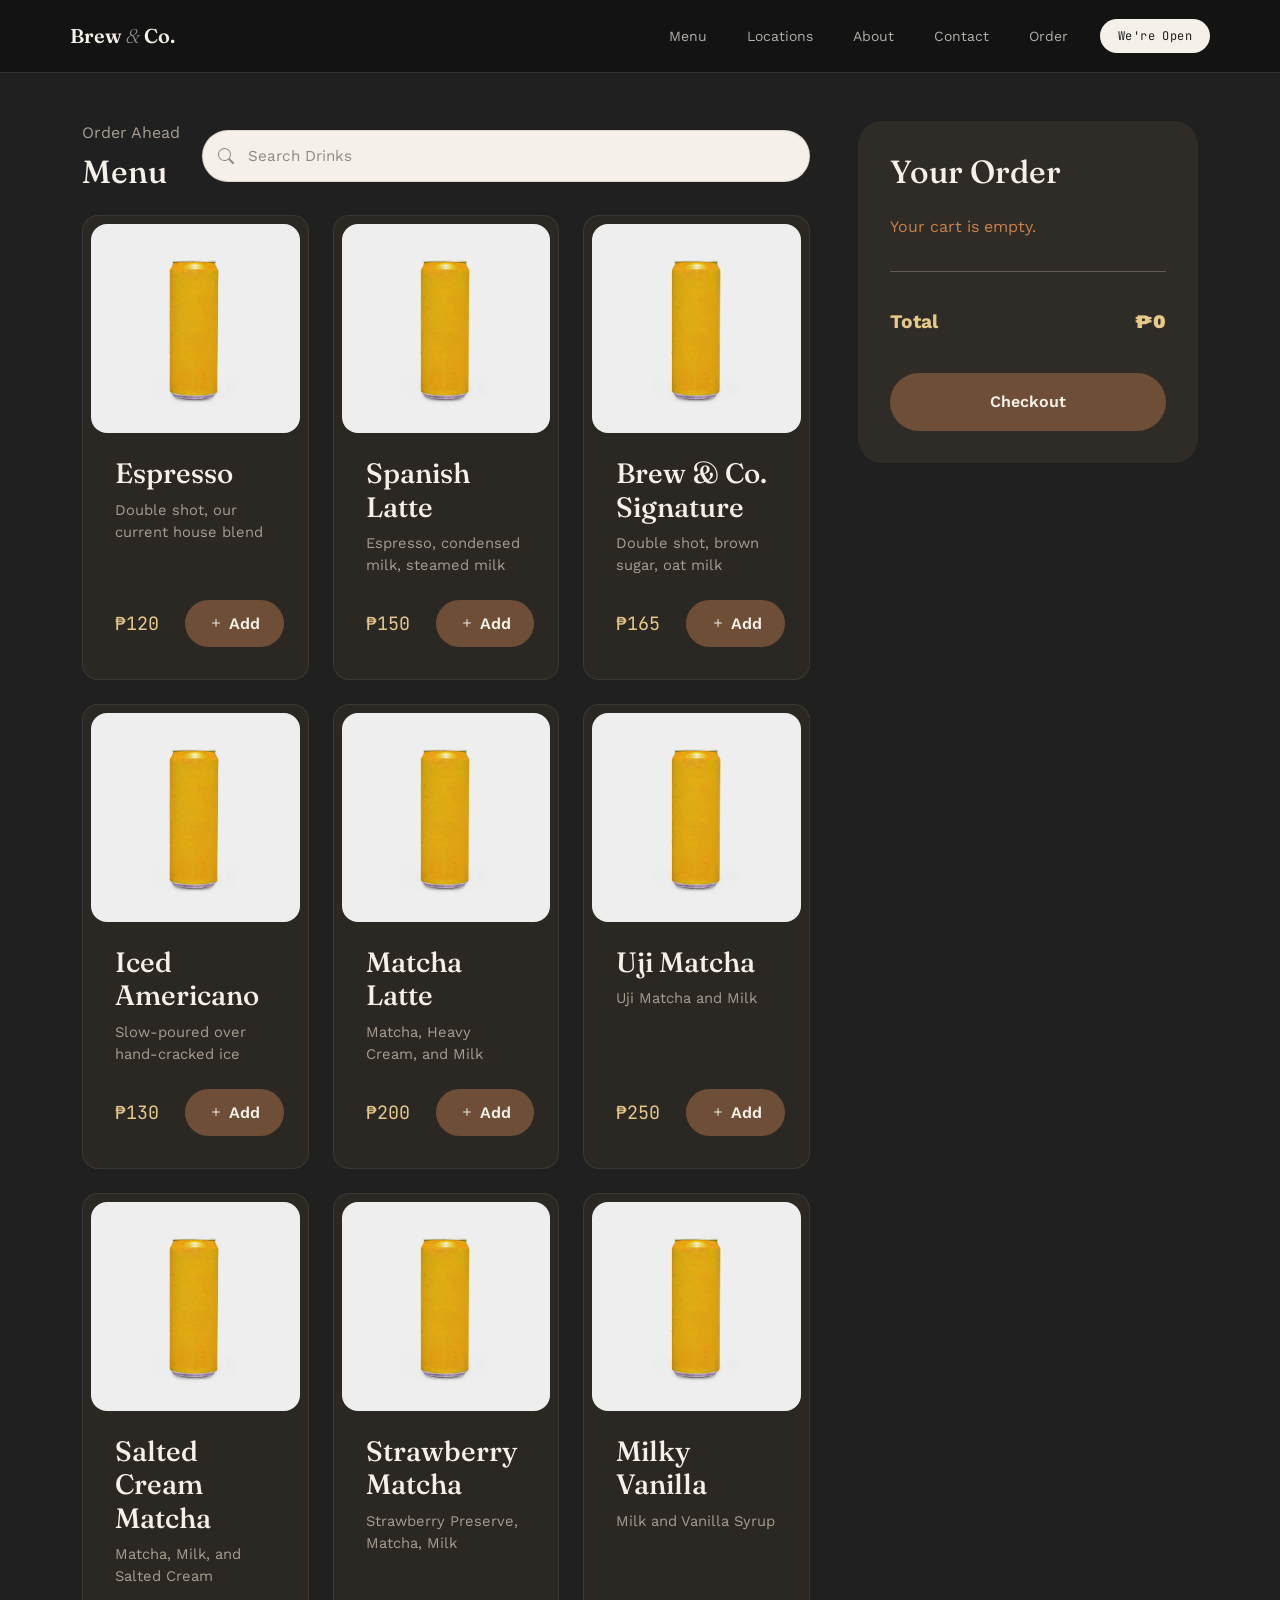
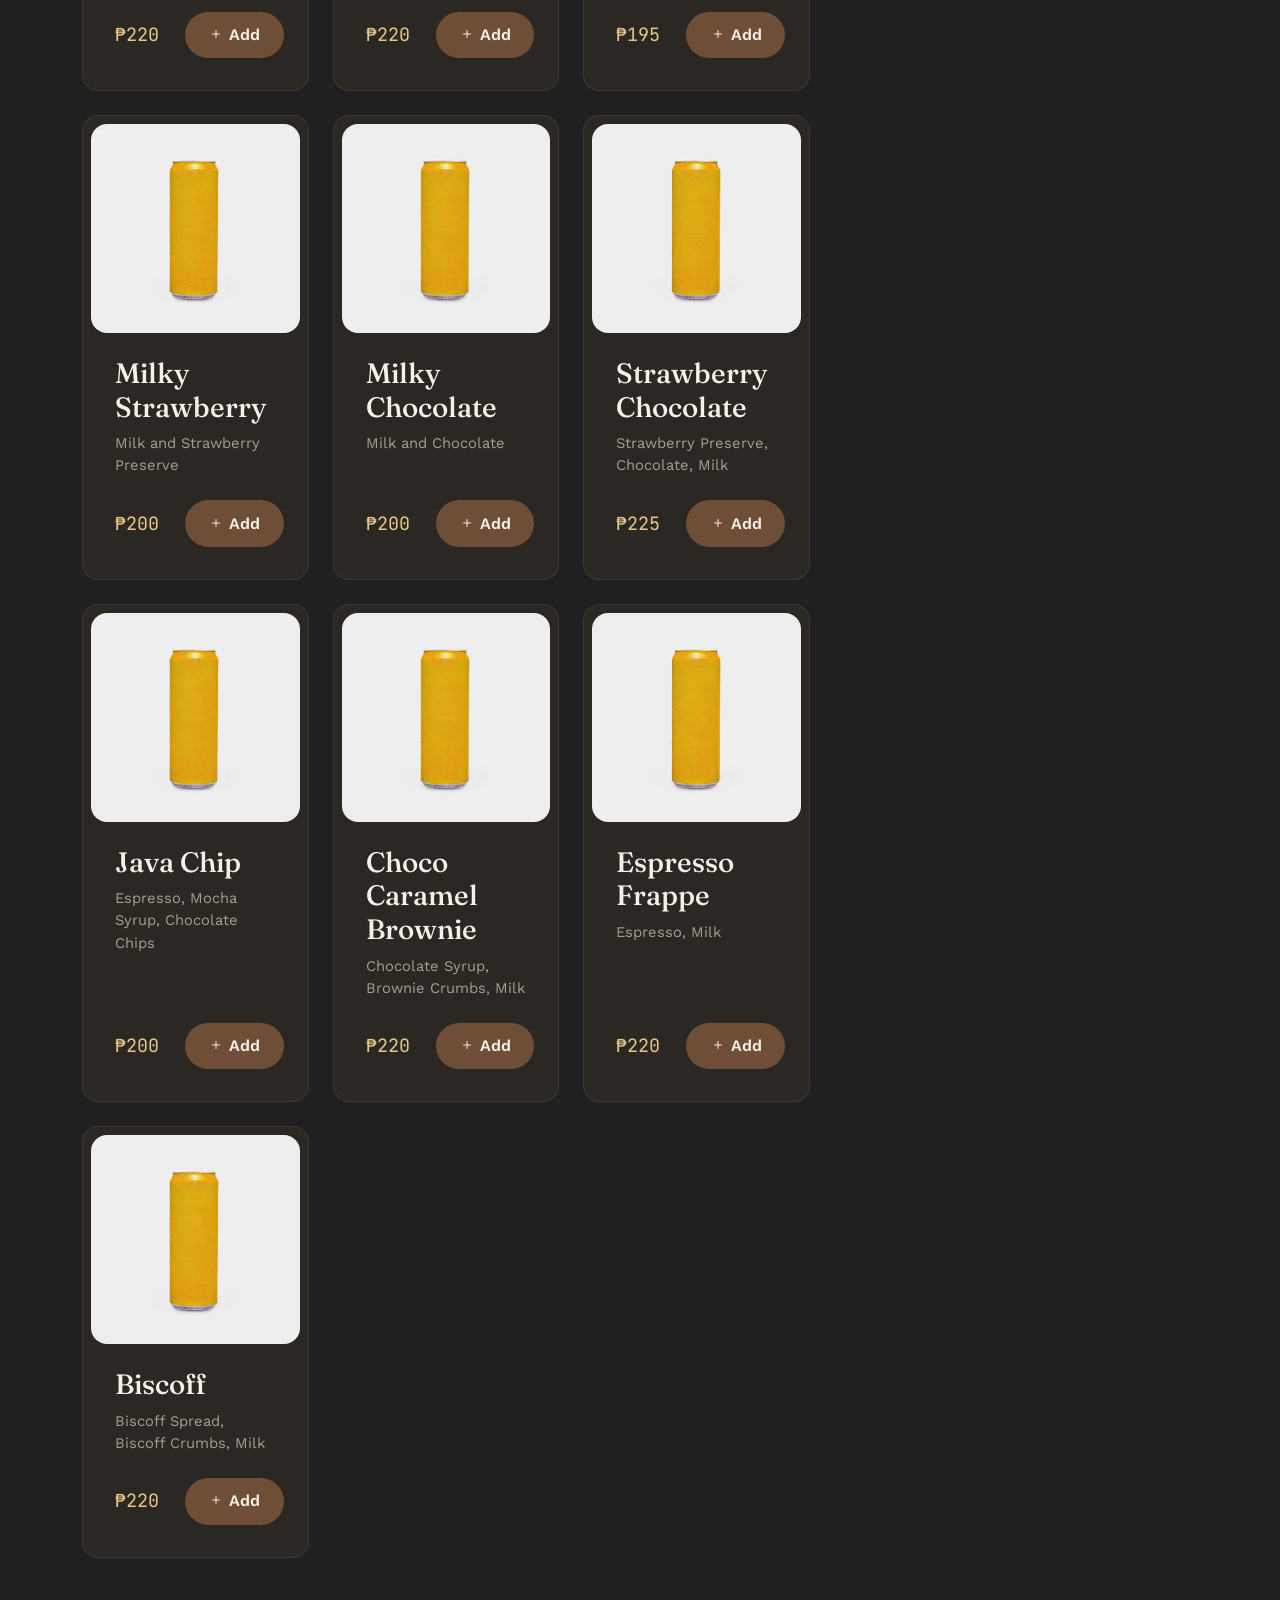
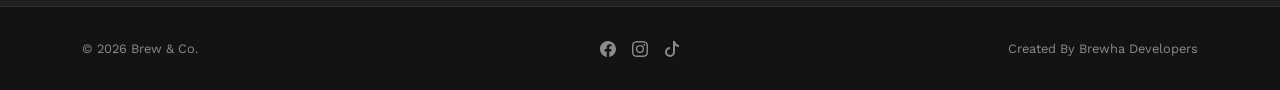
<file: pages/order.html>
<!DOCTYPE html>
<html lang="en">
<head>
    <meta charset="UTF-8">
    <meta name="viewport" content="width=device-width, initial-scale=1.0">
    <title>Order | Brew & Co.</title>
    <link href="https://cdn.jsdelivr.net/npm/bootstrap@5.3.3/dist/css/bootstrap.min.css" rel="stylesheet">
    <link href="https://cdn.jsdelivr.net/npm/bootstrap-icons@1.11.3/font/bootstrap-icons.min.css" rel="stylesheet">
    <link rel="stylesheet" href="../css/style.css">
    <link rel="stylesheet" href="../css/order.css">
    <script src="https://cdn.jsdelivr.net/npm/bootstrap@5.3.3/dist/js/bootstrap.bundle.min.js"></script>
    
</head>

<body>

<header class="navbar-brew sticky-top">
  <nav class="navbar navbar-expand-lg container py-3">
    <a class="navbar-brand font-display fw-semibold" href="../index.html" style="color:var(--off-white);">Brew <em style="font-style:italic; font-weight:300; color:var(--muted);">&amp;</em> Co.</a>
    <button class="navbar-toggler" type="button" data-bs-toggle="collapse" data-bs-target="#navMenu" aria-controls="navMenu" aria-expanded="false" aria-label="Toggle navigation">
      <span class="navbar-toggler-icon"></span>
    </button>
    <div class="collapse navbar-collapse justify-content-end" id="navMenu">
      <ul class="navbar-nav gap-lg-4 me-lg-4">
        <li class="nav-item"><a class="nav-link" href="menu.html">Menu</a></li>
        <li class="nav-item"><a class="nav-link" href="location.html">Locations</a></li>
        <li class="nav-item"><a class="nav-link" href="about.html">About</a></li>
        <li class="nav-item"><a class="nav-link" href="contact.html">Contact</a></li>
        <li class="nav-item"><a class="nav-link" href="order.html">Order</a></li>
      </ul>
      <div href="#" class="btn btn-outline-cream mt-3 mt-lg-0" id="openStatus">We're Open</div> <!--create creative hover animation-->
    </div>
  </nav>
</header>
<section class="order-page py-5">

    <div class="container">

        <div class="row g-5">
            <div class="col-lg-8">

                <div class="d-flex justify-content-between align-items-center mb-4">

                    <div>
                        <p class="eyebrow mb-2" style="color: #A89E92;">Order Ahead</p>
                        <h2 class="font-display mb-0">Menu</h2>
                    </div>
            <div class="search-wrap">
        <svg xmlns="http://www.w3.org/2000/svg" class="search-icon" viewBox="0 0 16 16" fill="currentColor" aria-hidden="true">
            <path d="M11.742 10.344a6.5 6.5 0 1 0-1.397 1.398h-.001q.044.06.098.115l3.85 3.85a1 1 0 0 0 1.415-1.414l-3.85-3.85a1 1 0 0 0-.115-.1zM12 6.5a5.5 5.5 0 1 1-11 0 5.5 5.5 0 0 1 11 0"/>
        </svg>
  <input type="text" id="searchInput" class="search-input" placeholder="Search Drinks"></div>
                </div>
                <div class="row g-4" id="productList">
                </div>
            </div>

            <!-- Cart -->

            <div class="col-lg-4">
                <div class="cart-card sticky-top">
                    <h2 class="font-display mb-4">
                        Your Order
                    </h2>
                    <div id="cartItems">
                        <p class="cartEmpty">
                            Your cart is empty.
                        </p>
                    </div>
                    <hr>
                    <div class="summary-row total">
                        <span>Total</span>
                        <strong id="total">
                            ₱0.00
                        </strong>
                    </div>
                    <button class="btn btn-coffee checkout-btn w-100 mt-4" onclick="checkOut(1)">
                        Checkout
                    </button>
                </div>
            </div>
        </div>
    </div>
</section>


<footer class="site-footer">
  <div class="container d-flex flex-wrap justify-content-between gap-2">

        <div class="col text-start">
    <span>© 2026 Brew &amp; Co.</span>
    </div>
  <div class="col-auto">
    
    <span class = "socmed d-flex gap-3 px-2 justify-content-center align-items-center">
      <a href="https://www.facebook.com/brewandco.mnl" target="_blank" style="text-decoration: none; color: inherit"><svg xmlns="http://www.w3.org/2000/svg" width="16" height="16" fill="currentColor" class="bi bi-facebook" viewBox="0 0 16 16">
        <path d="M16 8.049c0-4.446-3.582-8.05-8-8.05C3.58 0-.002 3.603-.002 8.05c0 4.017 2.926 7.347 6.75 7.951v-5.625h-2.03V8.05H6.75V6.275c0-2.017 1.195-3.131 3.022-3.131.876 0 1.791.157 1.791.157v1.98h-1.009c-.993 0-1.303.621-1.303 1.258v1.51h2.218l-.354 2.326H9.25V16c3.824-.604 6.75-3.934 6.75-7.951"/>
      </svg></a>
      <a href="https://www.instagram.com/brewandco.mnl" target="_blank" style="text-decoration: none; color: inherit">
        <svg xmlns="http://www.w3.org/2000/svg" width="16" height="16" fill="currentColor" class="bi bi-instagram" viewBox="0 0 16 16">
      <path d="M8 0C5.829 0 5.556.01 4.703.048 3.85.088 3.269.222 2.76.42a3.9 3.9 0 0 0-1.417.923A3.9 3.9 0 0 0 .42 2.76C.222 3.268.087 3.85.048 4.7.01 5.555 0 5.827 0 8.001c0 2.172.01 2.444.048 3.297.04.852.174 1.433.372 1.942.205.526.478.972.923 1.417.444.445.89.719 1.416.923.51.198 1.09.333 1.942.372C5.555 15.99 5.827 16 8 16s2.444-.01 3.298-.048c.851-.04 1.434-.174 1.943-.372a3.9 3.9 0 0 0 1.416-.923c.445-.445.718-.891.923-1.417.197-.509.332-1.09.372-1.942C15.99 10.445 16 10.173 16 8s-.01-2.445-.048-3.299c-.04-.851-.175-1.433-.372-1.941a3.9 3.9 0 0 0-.923-1.417A3.9 3.9 0 0 0 13.24.42c-.51-.198-1.092-.333-1.943-.372C10.443.01 10.172 0 7.998 0zm-.717 1.442h.718c2.136 0 2.389.007 3.232.046.78.035 1.204.166 1.486.275.373.145.64.319.92.599s.453.546.598.92c.11.281.24.705.275 1.485.039.843.047 1.096.047 3.231s-.008 2.389-.047 3.232c-.035.78-.166 1.203-.275 1.485a2.5 2.5 0 0 1-.599.919c-.28.28-.546.453-.92.598-.28.11-.704.24-1.485.276-.843.038-1.096.047-3.232.047s-2.39-.009-3.233-.047c-.78-.036-1.203-.166-1.485-.276a2.5 2.5 0 0 1-.92-.598 2.5 2.5 0 0 1-.6-.92c-.109-.281-.24-.705-.275-1.485-.038-.843-.046-1.096-.046-3.233s.008-2.388.046-3.231c.036-.78.166-1.204.276-1.486.145-.373.319-.64.599-.92s.546-.453.92-.598c.282-.11.705-.24 1.485-.276.738-.034 1.024-.044 2.515-.045zm4.988 1.328a.96.96 0 1 0 0 1.92.96.96 0 0 0 0-1.92m-4.27 1.122a4.109 4.109 0 1 0 0 8.217 4.109 4.109 0 0 0 0-8.217m0 1.441a2.667 2.667 0 1 1 0 5.334 2.667 2.667 0 0 1 0-5.334"/>
      </svg></a>
      <a href="https://www.tiktok.com/@brewandco.mnl" target="_blank" style="text-decoration: none; color: inherit">
        <svg xmlns="http://www.w3.org/2000/svg" width="16" height="16" fill="currentColor" class="bi bi-tiktok" viewBox="0 0 16 16">
      <path d="M9 0h1.98c.144.715.54 1.617 1.235 2.512C12.895 3.389 13.797 4 15 4v2c-1.753 0-3.07-.814-4-1.829V11a5 5 0 1 1-5-5v2a3 3 0 1 0 3 3z"/>
      </svg></a>
    </span>
  </div>
        <div class="col text-end">
    <span>Created&nbsp;By Brewha&nbsp;Developers</span>
    </div>
  </div>
</footer>
<button class="btn btn-block mb-3 position-fixed  scrollBtn " onclick="scrollToBottom()">
                      <i class="bi bi-cart"></i> Cart 
                  </button>

<div class="confirmOverlay" id="confirmOverlay">
            <div class="col-lg-4 confirmCard position-fixed" id="confirmCard">
                <div class="cart-card sticky-top">
                    <h2 class="font-display mb-4">
                        Your Order
                    </h2>
                    <div id="cartItems2">
                        <p class="cartEmpty">
                            Your cart is empty.
                        </p>
                    </div>
                    <hr>
                    <div class="summary-row total">
                        <span>Total</span>
                        <strong id="total2">
                            ₱0.00
                        </strong>
                    </div>
                    <button class="btn btn-coffee checkout-btn w-100 mt-4" onclick="checkOut(2)">
                        Checkout
                    </button>
                </div>
            </div>
            <div class="col-lg-4 confirmCard position-fixed" id="thanksCard">
                <div class="cart-card sticky-top">
                    <h1 class="font-display mb-4">
                        Ordered Recieved
                    </h1>
                    <hr>
                    <button class="btn btn-coffee checkout-btn w-100 mt-4" onclick="checkOut(3)">
                        Finsished
                    </button>
                </div>
            </div>
</div>

</div>
<script src="../js/order.js"></script>
</body>
</html>
</file>
<file: css/order.css>
.order-hero{
    padding:5rem 0 4rem;
    background:var(--black);
    border-bottom:1px solid var(--line-dark);
}
.order-hero h1{
    font-family:'Fraunces', serif;
    font-size:clamp(2.8rem,6vw,5rem);
    line-height:1.05;
    color:var(--off-white);
    margin-bottom:1rem;
}
.order-hero p{
    max-width:38rem;
    color:rgba(245,240,232,.75);
    font-size:1rem;
}
.order-page{
    background:var(--black);
    padding:4rem 0;
}


/* ===========================
   CATEGORY BUTTONS
=========================== */

.category-buttons{
    display:flex;
    flex-wrap:wrap;
    gap:1rem;
}

.btn-outline-coffee{
    background:transparent;
    border:1px solid var(--coffee);
    color:var(--coffee);
    border-radius:999px;
    padding:.7rem 1.5rem;
    font-weight:600;
}

.btn-outline-coffee:hover{
    background:var(--coffee);
    color:var(--off-white);
}


/* ===========================
   PRODUCT CARD
=========================== */

.product-card{
    background:var(--dbrown);
    border-radius:1rem;
    overflow:hidden;
    transition:.3s ease;
    height:100%;
    display:flex;
    flex-direction:column;
    border:1px solid rgba(245,240,232,.08);
    padding: 0.5rem;

}
.product-card:hover{
    transform:translateY(-6px);
    box-shadow:0 .8rem 1rem rgba(0,0,0,.12);
    background: #34302B;
}
.product-card img{

    width:100%;
    aspect-ratio:1/1;
    object-fit:cover;
    border-radius: 1rem;


}

.product-body{
    padding:1.5rem;
    display:flex;
    flex-direction:column;
    flex:1;
}

.product-body h3{
    font-family:'Fraunces', serif;
    color:var(--off-white);
}

.product-body p{
    color:var(--gray);
    font-size:.92rem;
    flex:1;

}
.product-footer{
    display:flex;
    justify-content:space-between;
    align-items:center;
    margin-top:.5rem;

}
.price{
    font-family:'JetBrains Mono', monospace;
    font-size:1.15rem;
    color:var(--warm);
    font-weight:400;
}


/* ===========================
   ADD BUTTON
=========================== */

.add-cart{
    border-radius:999px;
    padding:.65rem 1.4rem;
    transform:translateX(.5rem);

}

.add-cart:hover{
    background-color: var(--closing);
}
/* ===========================
   CART
=========================== */

.cart-card{
    background:#2F2B26;
    border-radius:1.5rem;
    padding:2rem;
    top:6rem;
    z-index: 0;
}

.cart-card h2{
    color:var(--off-white);
    margin-bottom:1.5rem;
}

.summary-row{
    display:flex;
    justify-content:space-between;
    margin:.8rem 0;
}

.summary-row strong{
    color:var(--warm);
}

.summary-row.total{
    margin-top:1.2rem;
    padding-top:1rem;
    font-size:1.2rem;
    font-weight:700;
    color: var(--warm);
}

.checkout-btn{
    border-radius:999px;
    padding:1rem;
}
.checkout-btn:hover{
    background-color: var(--closing);
}
.cartEmpty{
    color: var(--closing);
}
/* ===========================
   CART ITEM
=========================== */
#cartItems{
    overflow-y: auto;
    max-height: 40vh;
    scrollbar-color: rgba(111, 78, 55,.2) transparent;
    scrollbar-gutter: stable;
}
#cartItems::-webkit-scrollbar-button {
  display: none;
}

.cart-item{
    display:flex;
    justify-content:space-between;
    align-items:center;
    padding:1rem 0;
    border-bottom:1px solid rgba(18,18,18,.08);

}

.cart-item:last-child{
    border-bottom:none;
}

.cart-name{
    font-weight:600;
    color:var(--gray);
}

.cart-price{
    font-family:'JetBrains Mono', monospace;
    color:var(--warm);
}
.cartQuantity{
    color: var(--gray);
    font-weight: bold;
}
 
.scrollBtn{
    position: fixed;
    bottom: 0%;
    left: 50%;
    align-self: center;
    z-index: 1050; 
    background-color: var(--hover);
    transform: translateX(-50%);
    color: var(--ink);
    width: 33vw;
}
.scrollBtn:hover{
    position: fixed;
    bottom: 0%;
    left: 50%;
    align-self: center;
    z-index: 1050; 
    background-color: var(--hover);
    transform: translateX(-50%);
    color: var(--ink);
    width: 33vw;

}
/* so it stays same color when clicked on mobile*/
/* ===========================
   RESPONSIVE
=========================== */
@media (min-width:992px){
    .scrollBtn{
    display: none;
}
}
@media (max-width:991px){

.cart-card{

    position:static;

    margin-top:2rem;

}
.add-cart{
    transform: translateX(-.1rem);
    align-items: center;
}
}


@media (max-width:768px){

.order-page{

    padding:2.5rem 0;

}

.product-body{

    padding:1.2rem;

}

.category-buttons{

    justify-content:center;

}

.category-buttons .btn{

    flex:1;

    min-width:9rem;

}

}


@media (max-width:576px){

.order-hero{

    padding:3rem 0;

}

.order-hero h1{

    font-size:2.5rem;

}

.product-footer{

    flex-direction:column;

    gap:1rem;

    align-items:stretch;

}

.product-footer .btn{

    width:100%;

}

.cart-card{

    padding:1.5rem;

}

.checkout-btn{

    padding:.9rem;

}

}

.search-wrap{
    position: relative;
    width: 100%;
    max-width: 38rem;
}

.search-input{
    width: 100%;
    min-height: 3rem;
    padding: 0.85rem 1rem 0.85rem 2.8rem;
    border: 1px solid rgba(18,18,18,.12);
    border-radius: 999px;
    background: #F5F0E8;
    color: #1A1A1A;
    font-family: 'Work Sans', sans-serif;
    font-size: 0.95rem;
    outline: none;
    transition: border-color .2s ease, box-shadow .2s ease, background .2s ease;
}

.search-input::placeholder{
    color: #8A8A8A;
    opacity: 1;
}

.search-input:focus{
    border-color: #6F4E37;
    box-shadow: 0 0 0 .2rem rgba(111,78,55,.12);
    background: #fff;
}

.search-icon{
    position: absolute;
    left: 1rem;
    top: 50%;
    transform: translateY(-50%);
    width: 1rem;
    height: 1rem;
    color: #8A8A8A;
    pointer-events: none;
}

@media (max-width: 576px){
    .search-wrap{
        max-width: 100%;
    }

    .search-input{
        font-size: .9rem;
        min-height: 2.8rem;
        padding-left: 2.6rem;
    }

    .search-icon{
        width: .95rem;
        height: .95rem;
        left: .9rem;
    }
}


.confirmCard{
    position: fixed;
    top: 50%;
    left: 50%;
    transform: translate(-50%, -50%);
    border-radius: 1.5rem;
    z-index: 1100;
    box-shadow: 100rem rgba(0,0,0,.8);
    padding: 2rem;
    overflow-y: auto;
}
.thanksCard{
    position: fixed;
    top: 50%;
    left: 50%;
    transform: translate(-50%, -50%);
    border-radius: 1.5rem;
    z-index: 1100;
    box-shadow: 100rem rgba(0,0,0,.8);
    padding: 2rem;
    overflow-y: auto;
}
.confirmOverlay{
    position: fixed;
    inset: 0;
    width: 100%;
    height: 100%;
    background: rgba(0,0,0,.55);
    backdrop-filter: blur(.25rem);

    z-index: 1099;

    display: flex;
    justify-content: center;
    align-items: center;
    display: none;
}
</file>
<file: css/style.css>
@import url('https://cdnjs.cloudflare.com/ajax/libs/bootstrap/5.3.3/css/bootstrap.min.css');
@import url('https://fonts.googleapis.com/css2?family=Fraunces:opsz,wght@9..144,300..700&family=Work+Sans:wght@400;500;600&family=JetBrains+Mono:wght@400;500&display=swap');
  :root{
    --black:#202020;
    --ink:#1A1A1A;
    --off-white:#F5F0E8;
    --paper:#EAE3D6;
    --hover:#DCC8B6;
    --muted:#8A8A8A;
    --line-dark: rgba(245,240,232,0.14);
    --line-light: rgba(18,18,18,0.12);

    --bs-body-font-family:'Work Sans', sans-serif;
    --bs-body-bg:var(--black);
    --bs-body-color:var(--off-white);
    --milk: #ffffff;
    --coffee: #6F4E37;
    --cup-border: #0d0c0a;
    --dark-black: rgba(18,18,18,0.9) ;
    --warm:#E6C88A;
    --closing:#C9824A;
    --dbrown: #2B2824;
    --gray: #A89E92;
  }
  html{
  scroll-behavior:smooth;
}
  a{
     text-decoration:none; 
    }
  .font-display{ 
    font-family:'Fraunces', serif; 
}
  .font-mono{ 
    font-family:'JetBrains Mono', monospace; 
}
  .text-muted-custom{
     color:var(--muted) !important; 
    }

  :focus-visible{
     outline:2px solid var(--off-white); outline-offset:3px; 
    }

  .reveal{
     opacity:0; transform:translateY(14px); transition:opacity .7s ease, transform .7s ease; 
    }
  .reveal.is-visible{ 
    opacity:1; transform:none; 
}

  /* ---------- NAV ---------- */
  .navbar-brew{
    background:var(--dark-black);
    backdrop-filter:blur(8px);
    border-bottom:1px solid var(--line-dark);
    padding-left: 1rem;
    padding-right: 1rem;
    z-index: 1;
  }
  .navbar-brew .nav-link{ 
    color:var(--off-white); opacity:0.7; font-size:14px; 
}
  .navbar-brew .nav-link:hover{
     opacity:1; 
    }
  .btn-outline-cream{
    font-family:'JetBrains Mono', monospace; font-size:12px; letter-spacing:0.04em;
    border:1px solid var(--off-white); color:var(--black); background:var(--off-white);
    border-radius:999px; padding:.5rem 1.1rem;
  }
  .btn-outline-cream:hover{ 
    background:var(--hover ); color:var(--black);}
.navbar-toggler{
    border:none; 
    color:var(--off-white);
}
.navbar-toggler{
    --bs-navbar-toggler-icon-bg: url("data:image/svg+xml,%3Csvg xmlns='http://www.w3.org/2000/svg' viewBox='0 0 32 32'%3E%3Cpath stroke='rgba(245,240,232,0.9)' stroke-width='2.5' stroke-linecap='round' d='M4 8h24M4 16h24M4 24h24'/%3E%3C/svg%3E");
}
#btn-CTA, #btn-SCTA{
    border-radius: 5%;
}
.btn,
.filter-btn{
    transition:
        background .25s ease,
        color .25s ease,
        transform .25s ease,
        box-shadow .25s ease;
}
#openStatus{
    transition: background 1.25s ease, color 1.25s ease, transform 1.25s ease, box-shadow 1.25s ease;
    border: none;
}
@media (max-width: 576px){
    #btn-CTA,
    #btn-SCTA{
        width: 100%;
    }
}
  /* ---------- HERO ---------- */
    .hero-section{ padding:1rem 1rem 4rem 1rem ; border-bottom:1px solid var(--line-dark); }
    .hero-heading{ font-size:clamp(42px, 6.4vw, 84px); line-height:1.02; letter-spacing:-0.01em; font-weight:500; }
    .hero-heading em{ font-style:italic; font-weight:300; color:var(--muted); }
    .btn-cream{ background:var(--off-white); color:var(--black); font-weight:600; border-radius:2px; padding:.9rem 1.75rem; }
    .btn-cream:hover{ background:#fff; color:var(--black); }
    .btn-outline-line{ border:1px solid var(--line-dark); color:var(--off-white); border-radius:2px; padding:.9rem 1.75rem; }
    .btn-outline-line:hover{ border-color:var(--off-white); color:var(--off-white); background:transparent; }

    .hero-meta{ border-top:1px solid var(--line-dark); padding-top:28px; margin-top:88px; }
     .hero-meta span{ font-family:'JetBrains Mono', monospace; font-size:12px; color:var(--muted); display:block; margin-bottom:6px; }
    .hero-meta strong{ font-family:'Fraunces', serif; font-size:20px; font-weight:500; }
    .hero-details{
    display:flex; align-items:center; gap:1rem; margin-top:1.5rem;
        }
    .hero-details-text{
        color:var(--off-white); font-family:'JetBrains Mono', monospace; font-size:14px; letter-spacing:0.05em; opacity:0.7; margin-right:.7rem;
        }
    .hero-details svg{
        margin-right:0rem;
    }

  /* ---------- Top Drinks ---------- */
  .topDrinks-section{ background:var(--off-white); color:var(--ink); padding:110px 0; }
  .topDrinks-section .eyebrow{ color:var(--ink); opacity:0.55; }
  .topDrinks-card{ background:var(--paper); padding:2.5rem; height:100%; }
  .topDrinks-card h3{ font-family:'JetBrains Mono', monospace; font-size:12px; letter-spacing:0.1em; text-transform:uppercase; color:var(--ink); opacity:0.6; margin-bottom:1.5rem; }
  .topDrinks-item{ display:flex; justify-content:space-between; gap:1rem; padding:1rem 0; border-bottom:1px solid var(--line-light); }
  .topDrinks-item:last-child{ border-bottom:none; }
  .topDrinks-item .name{ font-weight:600; font-size:16px; }
  .topDrinks-item .desc{ font-size:13px; color:#6b6558; margin-top:4px; }
  .topDrinks-item .price{ font-family:'JetBrains Mono', monospace; font-size:14px; white-space:nowrap; }


  /* ---------- LOCATIONS IN HOME PAGE---------- */
  .locations-section{ border-top:1px solid var(--line-dark); border-bottom:1px solid var(--line-dark); padding:80px 0; background:var(--black); color:var(--off-white);  padding:4rem 0 2rem;
   }
  .loc-card{ padding:2.25rem 1.875rem; border:1px solid var(--line-dark); height:100%; border-radius:5%; background:var(--paper); transition:border-color .3s ease; }
  .loc-card .tag{ font-family:'JetBrains Mono', monospace; font-size:12px; color:#8A8A8A; letter-spacing:0.06em; margin-bottom:14px; }
  .loc-card h4{ font-family:'Fraunces', serif; font-size:22px; font-weight:500; margin-bottom:10px; color:#1A1A1A; }
  .loc-card p{ font-size:13.5px; color:var(--muted); margin-bottom:0; color: #5E564D}
  .loc-card:hover{
    background: var(--coffee);
    border-color: var(--off-white);
}

    .loc-card:hover .tag{
    color: #D6C7B8;
}

    .loc-card:hover h4{
    color: var(--off-white);
}

    .loc-card:hover p{
    color: #EFE5DA;
}
  

  /*Footer*/
.site-footer{ border-top:1px solid var(--line-dark); padding:2rem 0; font-size:.8rem; color:var(--muted); background:var(--dark-black); position:static }
.socmed svg:hover{
    color: var(--off-white);
    transform: scale(1.2);

}

/* Coffee CSS */
.coffee-wrapper{
    display: flex;
    flex-direction: column;
    align-items: center;
    justify-content: center;
    text-align: center;
}
.coffee-cup{
    --coffee-percent: 50%; /* Default */
    width: 6rem;
    height: 6rem;
    border: 0.3rem solid var(--cup-border);
    border-radius: 0 0 2rem 2rem;
    background: var(--milk);
    position: relative;
    overflow: hidden;
    display: inline-block;
    margin: 1.5rem;
    text-align: center;
    justify-content: center;
}

@media (max-width:576px){
    .coffee-cup{
        margin:.5rem 0;
    } 
    .coffee-wrapper{
        border-bottom:1px solid var(--muted); padding-bottom:1rem; margin-bottom:1rem;opacity:0.7;
    }}
/* Coffee Fill */

.coffee{
    position:absolute;
    bottom:0;
    left:0;
    width:100%;
    height:var(--coffee-percent);
    background:var(--coffee);
    color:var(--off-white);
}

.milk{
    position: absolute;
    top: 0;
    left: 0;
    width: 100%;
    height: calc(100% - var(--coffee-percent));
    color: var(--ink);
}


.macchiato{
    --coffee-percent:85%;
}

.cappuccino{
    --coffee-percent:25%;
}

.latte{
    --coffee-percent:20%;
}
.coffee-bar{
    display: flex;
    flex-wrap: wrap;
    justify-content: space-evenly;
    align-items: center;
    gap: 3rem;
    width: 100%;
}
.coffee-text{
    font-family: 'JetBrains Mono', monospace;
    font-size: 1.25rem;
    letter-spacing: 0.05rem;
    margin-top: 0.2rem;
    color: var(--ink);
    font-weight:600;
    text-align: center;
}
.coffee-description{
    font-family: 'JetBrains Mono', monospace;
    font-size: 0.9rem;
    letter-spacing: 0.05rem;
    margin-top: 0.2rem;
    color: var(--muted);
    text-align: center;
}
.coffee-price{
    font-family: 'JetBrains Mono', monospace;
    font-size: 1rem;
    margin-top: 0.2rem;
    color: var(--ink);
    text-align: center;
    transform: translateX(-0.3rem);
    
}

/* Menu Page */
.btn-coffee{
    background:var(--coffee);
    color:var(--off-white);
    font-weight:600;
    border-radius:1rem;
    padding:.9rem 1.75rem;
}
.btn-coffee:hover{
    background:var(--hover);
    color:var(--off-white);
}

/*locations*/


.locations-hero{
  padding:4rem 0 4rem;
  border-bottom:1px solid var(--line-dark);
}

.hero-copy{
  max-width:40rem;
  color:rgba(245,240,232,.75);
  font-size:1rem;
  margin-bottom:0;
}


.panel-card,
.branch-card,
.map-card,
.hours-card,
.empty-state{
  background:#D2C7B8;
  color:var(--ink);
  border:1px solid var(--line-light);
  border-radius:1.5rem;
}

.panel-card{
  padding:1rem;
}

.search-wrap{
  position:relative;
}


.search-wrap .form-control{
  padding-left:2.7rem;
  border-radius:999px;
  border:1px solid rgba(18,18,18,.12);
  background:var(--off-white);
  color:var(--ink);
  min-height:3rem;
}

.search-wrap .form-control:focus{
  border-color:var(--coffee);
  box-shadow:0 0 0 .2rem rgba(111,78,55,.12);
}

.search-wrap .form-control::placeholder{
  color:var(--muted);
}
.filter-btn{
  border:1px solid rgba(18,18,18,.12);
  background:var(--off-white);
  color:var(--ink);
  border-radius:999px;
  padding:.55rem .95rem;
  font-size:.7rem;
  transition:all .2s ease;
}

.filter-btn:hover{
  background:rgba(255,255,255,.4);
}

.filter-btn.active{
  background:var(--coffee);
  color:var(--off-white);
  border-color:var(--coffee);
}

.branch-list{
  display:grid;
  gap:1rem;
  overflow-y:auto;
  max-height:calc(100vh - 15rem);
  scrollbar-width:none;
  scrollbar-color:rgba(18,18,18,.2) transparent;
  scrollbar-gutter:stable;
}

.branch-card{
  padding:1.5rem;
  transition:transform .25s ease, background .25s ease, border-color .25s ease;
  background:#CEC7BE;
  color:var(--ink);
}

.branch-card:hover{
  transform:translateY(-3px);
  border-color:rgba(18,18,18,.2);
  background:#f0e9db;
}

.branch-badge{
  display:inline-flex;
  align-items:center;
  border-radius:999px;
  padding:.35rem .75rem;
  font-family:'JetBrains Mono', monospace;
  font-size:.72rem;
  letter-spacing:.04em;
  margin-bottom:.9rem;
}

.branch-badge.open{
  background:var(--off-white);
  color:var(--black);
}

.branch-badge.opening-soon{
  background:var(--warm);
  color:var(--black);
}

.branch-badge.closing-soon{
  background:var(--closing);
  color:var(--off-white);
}

.branch-title{
  font-family:'Fraunces', serif;
  font-size:1.45rem;
  margin-bottom:.5rem;
  font-weight:600;
  color:var(--ink);
}

.branch-address{
  color:#5c554b;
  margin-bottom:0;
  max-width:32rem;
}

.branch-icon{
  font-size:1.2rem;
  color:var(--coffee);
}

.branch-meta{
  display:flex;
  flex-wrap:wrap;
  gap:1rem 1.25rem;
  margin:1rem 0 1.15rem;
  font-family:'JetBrains Mono', monospace;
  font-size:.84rem;
  color:#6b6558;
}

.branch-meta i{
  margin-right:.4rem;
}

.branch-actions{
  display:flex;
  flex-wrap:wrap;
  gap:.75rem;
}

.map-card{
  padding:1.5rem;
  position:sticky;
  top:6rem;
  max-height:calc(100vh - 6rem);
  display:flex;
  flex-direction:column;
  gap:1rem;
}

.map-title{
  font-size:clamp(1.8rem,3vw,2.6rem);
}
.map-frame{
  border-radius:1.25rem;
  overflow:hidden;
  border:1px solid rgba(18,18,18,.12);
  background:#ddd;
  flex:1;
  min-height:20rem;
  position: relative;
}

.map-frame iframe{
  width:100%;
  height:100%;
  border:0;
  position:absolute;
  inset: 0;
}

.hours-section{
  padding:1rem 0 4rem;
  border-top:1px solid var(--line-dark);
}

.section-title{
  font-size:clamp(2rem,4vw,3rem);
  margin-bottom:1rem;
}

.section-copy{
  max-width:32rem;
  color:rgba(245,240,232,.78);
}

.hours-card{
  padding:1.4rem 1.5rem;
}

.hours-row{
  display:flex;
  justify-content:space-between;
  gap:1rem;
  padding:1rem 0;
  border-bottom:1px solid rgba(18,18,18,.1);
}

.hours-row:last-child{
  border-bottom:none;
  padding-bottom:0;
}

.hours-row span{
  color:#5c554b;
}

.hours-row strong{
  color:var(--ink);
  font-family:'JetBrains Mono', monospace;
  font-size:.9rem;
}

.empty-state{
  text-align:center;
  padding:3rem 1.5rem;
}

.empty-state i{
  font-size:2rem;
  color:var(--coffee);
  display:block;
  margin-bottom:1rem;
}

.empty-state h3{
  font-family:'Fraunces', serif;
  margin-bottom:.5rem;
}

.empty-state p{
  color:#6b6558;
  margin-bottom:0;
}



@media (max-width: 992px){
  .map-card{
    position:static;
  }
}

@media (max-width: 576px){
  .locations-hero{
    padding:2rem 0 2rem;
  }

  .hero-title{
    font-size:2.7rem;
  }

  .panel-card,
  .branch-card,
  .map-card,
  .hours-card{
    border-radius:1.1rem;
  }

  .branch-card{
    padding:1.25rem;
  }

  .branch-actions .btn{
    width:100%;
  }
}
</file>
